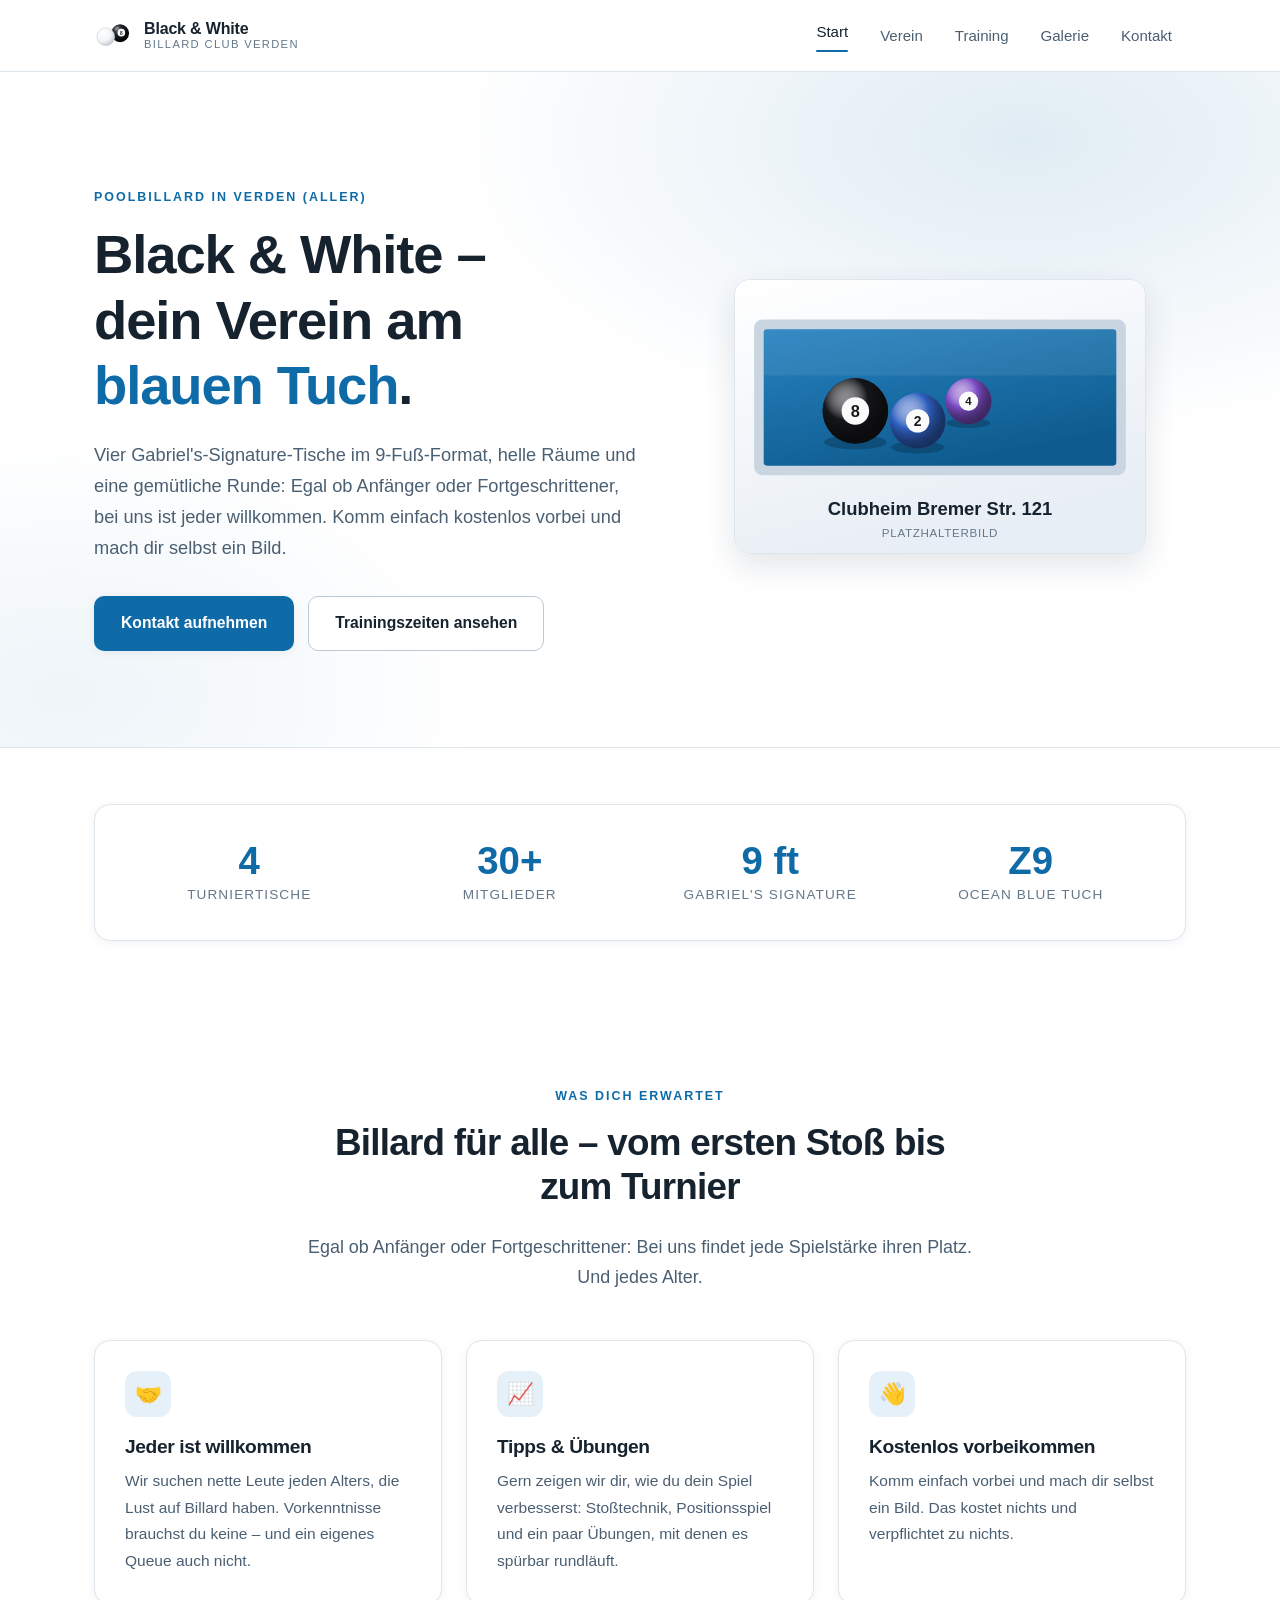
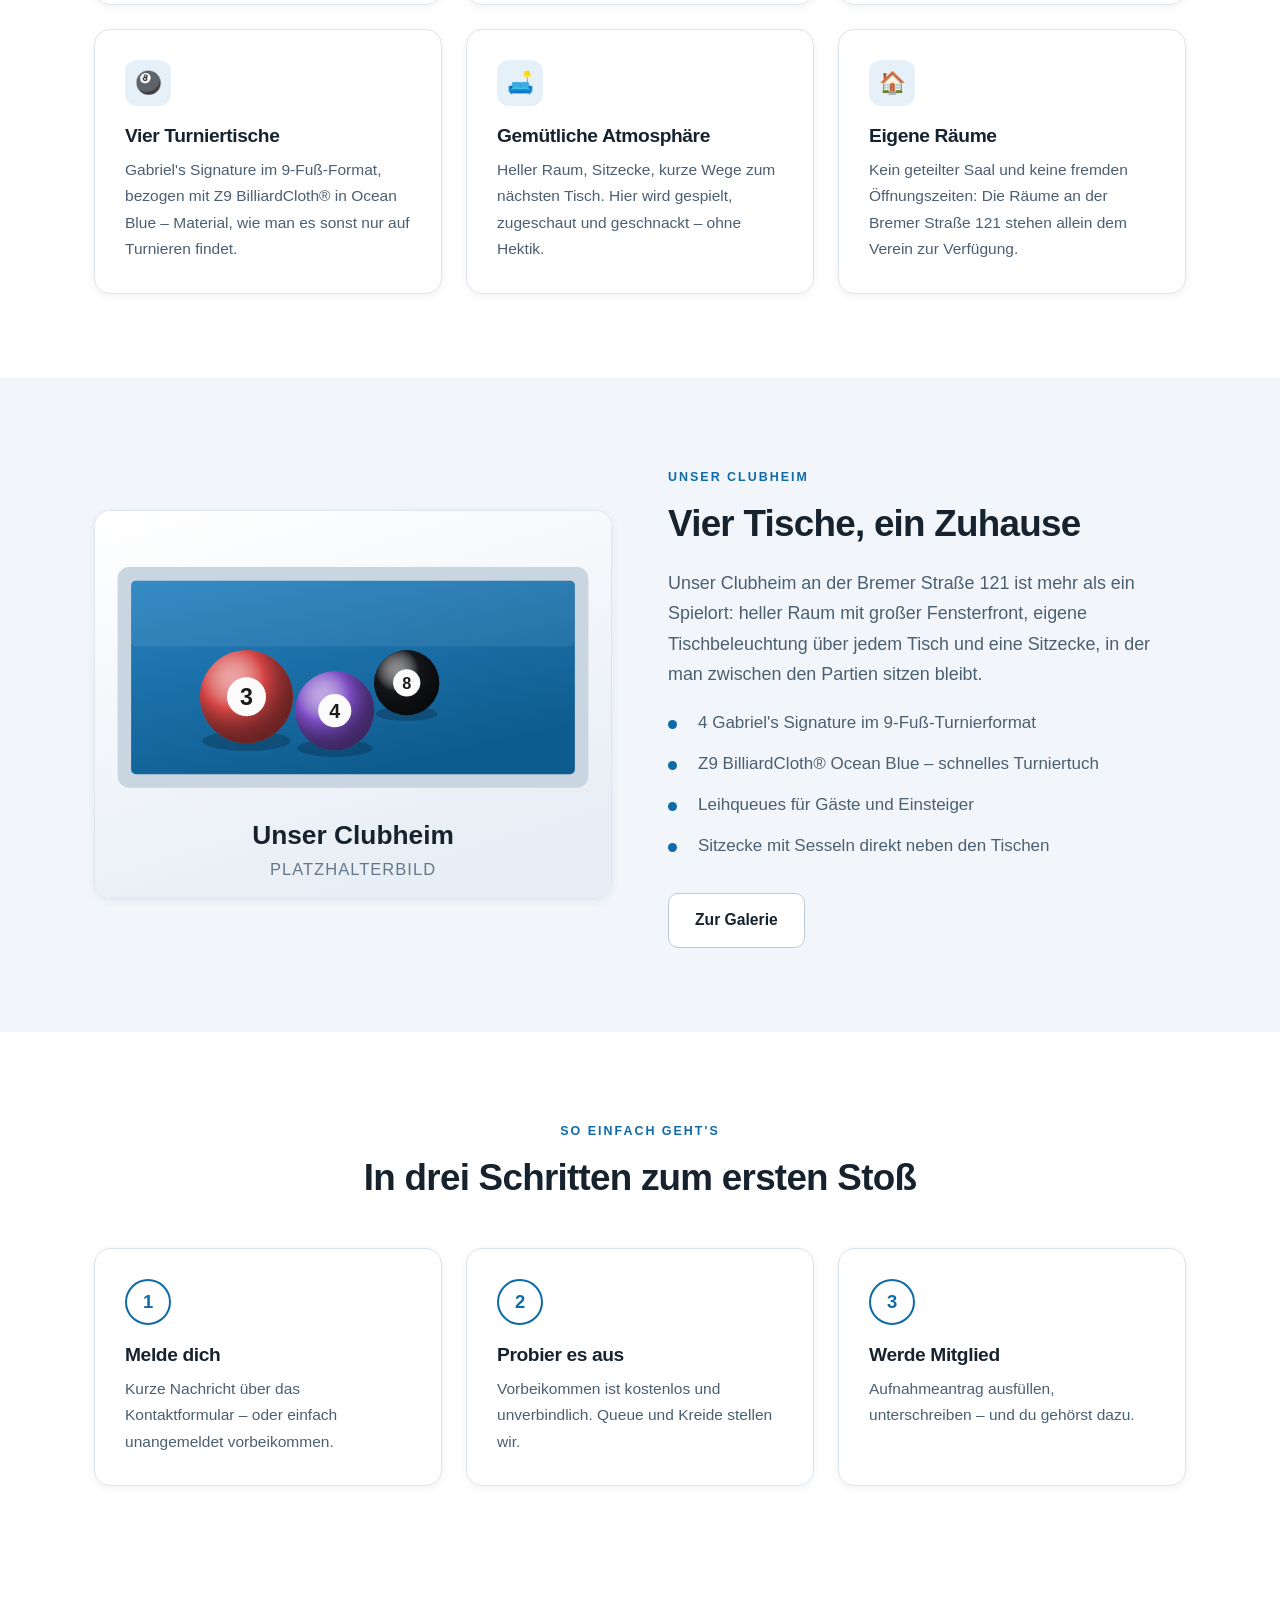
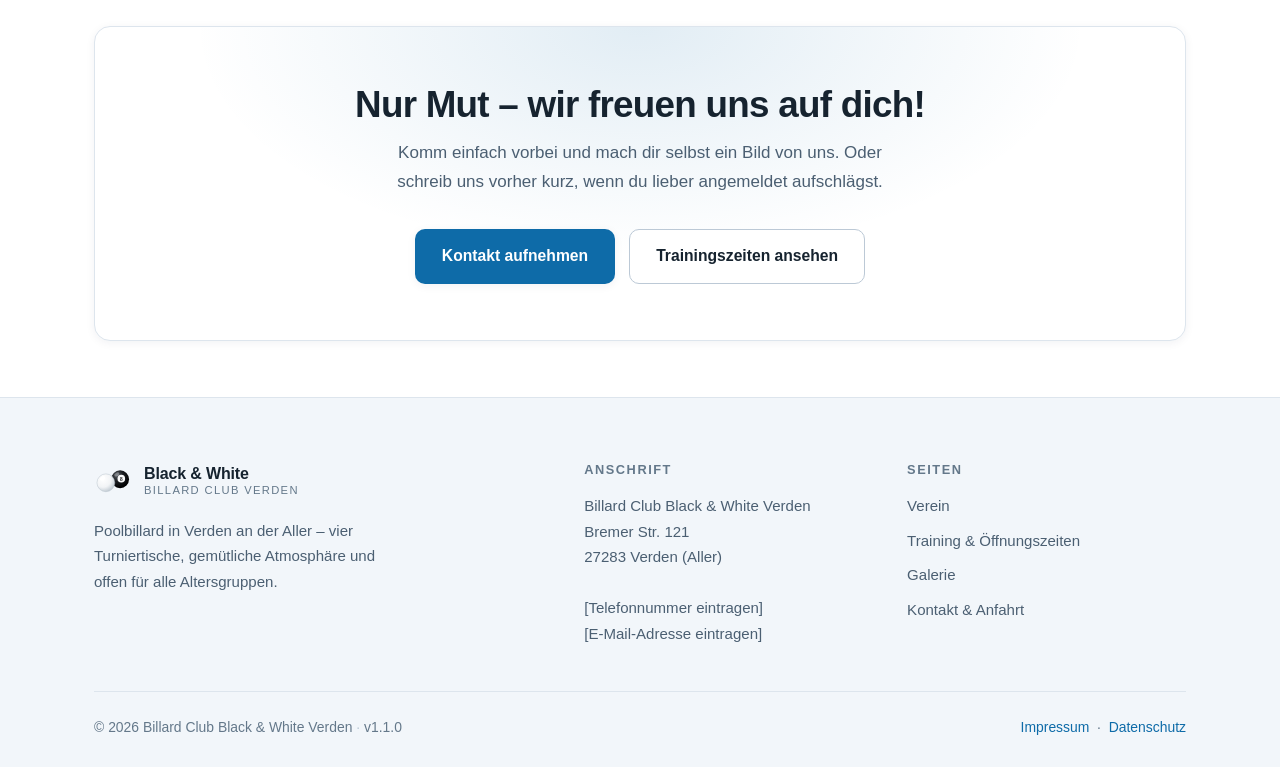
<file: index.html>
<!DOCTYPE html>
<html lang="de">
<head>
  <meta charset="utf-8">
  <meta name="viewport" content="width=device-width, initial-scale=1">
  <title>Billard Club Black &amp; White Verden – Poolbillard in Verden (Aller)</title>
  <meta name="description" content="Poolbillard-Verein in Verden an der Aller: vier Gabriel's-Signature-Tische im 9-Fuß-Format, gemütliche Atmosphäre, offen für alle Altersgruppen. Anfänger jederzeit willkommen.">
  <meta name="theme-color" content="#ffffff">
  <link rel="icon" href="assets/img/favicon.svg" type="image/svg+xml">
  <link rel="stylesheet" href="assets/css/style.css">
  <script>document.documentElement.classList.add('js');</script>
  <meta property="og:title" content="Billard Club Black &amp; White Verden">
  <meta property="og:description" content="Vier Turniertische, gemütliche Atmosphäre, offen für jedes Alter – schau kostenlos vorbei.">
  <meta property="og:type" content="website">
  <meta property="og:locale" content="de_DE">
  <!-- og:image und og:url brauchen die endgültige Domain und ein Bild von
       etwa 1200 x 630 Pixeln. Siehe README, Abschnitt "Vorschau in sozialen
       Netzwerken". -->
</head>
<body>
<a class="skip-link" href="#main">Zum Inhalt springen</a>

<!-- ===================== Header ===================== -->
<header class="header">
  <div class="wrap header__inner">
    <a class="logo" href="index.html">
      <img class="logo__mark" src="assets/img/logo.svg" alt="" width="38" height="38">
      <span class="logo__text">
        Black &amp; White
        <small>Billard Club Verden</small>
      </span>
    </a>

    <button class="nav-toggle" type="button" aria-expanded="false"
            aria-controls="hauptnavigation" aria-label="Menü öffnen">
      <span></span><span></span><span></span>
    </button>

    <nav class="nav" id="hauptnavigation" aria-label="Hauptnavigation">
      <a href="index.html" aria-current="page">Start</a>
      <a href="verein.html">Verein</a>
      <a href="training.html">Training</a>
      <a href="galerie.html">Galerie</a>
      <a href="kontakt.html">Kontakt</a>
    </nav>
  </div>
</header>

<main id="main">

  <!-- ===================== Hero ===================== -->
  <section class="hero">
    <div class="wrap hero__grid">
      <div>
        <span class="eyebrow">Poolbillard in Verden (Aller)</span>
        <h1>Black &amp; White –<br>dein Verein am <span class="hl">blauen Tuch</span>.</h1>
        <p class="hero__text">
          Vier Gabriel's-Signature-Tische im 9-Fuß-Format, helle Räume und eine
          gemütliche Runde: Egal ob Anfänger oder Fortgeschrittener, bei uns ist jeder
          willkommen. Komm einfach kostenlos vorbei und mach dir selbst ein Bild.
        </p>
        <div class="btn-row">
          <a class="btn btn--primary" href="kontakt.html">Kontakt aufnehmen</a>
          <a class="btn btn--ghost" href="training.html">Trainingszeiten ansehen</a>
        </div>
      </div>

      <figure class="hero__figure">
        <img src="assets/img/hero.svg"
             alt="Spielraum des Clubs mit vier Billardtischen mit blauem Tuch"
             width="1200" height="800">
      </figure>
    </div>
  </section>

  <!-- ===================== Kennzahlen ===================== -->
  <section class="section section--tight">
    <div class="wrap">
      <div class="stats reveal">
        <div class="stat">
          <div class="stat__value">4</div>
          <div class="stat__label">Turniertische</div>
        </div>
        <div class="stat">
          <div class="stat__value">30+</div>
          <div class="stat__label">Mitglieder</div>
        </div>
        <div class="stat">
          <div class="stat__value">9 ft</div>
          <div class="stat__label">Gabriel's Signature</div>
        </div>
        <div class="stat">
          <div class="stat__value">Z9</div>
          <div class="stat__label">Ocean Blue Tuch</div>
        </div>
      </div>
    </div>
  </section>

  <!-- ===================== Angebot ===================== -->
  <section class="section">
    <div class="wrap">
      <div class="section-head section-head--center">
        <span class="eyebrow">Was dich erwartet</span>
        <h2>Billard für alle – vom ersten Stoß bis zum Turnier</h2>
        <p class="lead">
          Egal ob Anfänger oder Fortgeschrittener: Bei uns findet jede Spielstärke
          ihren Platz. Und jedes Alter.
        </p>
      </div>

      <div class="grid grid--3">
        <article class="card reveal">
          <div class="card__icon" aria-hidden="true">🤝</div>
          <h3>Jeder ist willkommen</h3>
          <p>
            Wir suchen nette Leute jeden Alters, die Lust auf Billard haben. Vorkenntnisse
            brauchst du keine – und ein eigenes Queue auch nicht.
          </p>
        </article>

        <article class="card reveal">
          <div class="card__icon" aria-hidden="true">📈</div>
          <h3>Tipps &amp; Übungen</h3>
          <p>
            Gern zeigen wir dir, wie du dein Spiel verbesserst: Stoßtechnik,
            Positionsspiel und ein paar Übungen, mit denen es spürbar rundläuft.
          </p>
        </article>

        <article class="card reveal">
          <div class="card__icon" aria-hidden="true">👋</div>
          <h3>Kostenlos vorbeikommen</h3>
          <p>
            Komm einfach vorbei und mach dir selbst ein Bild. Das kostet nichts und
            verpflichtet zu nichts.
          </p>
        </article>

        <article class="card reveal">
          <div class="card__icon" aria-hidden="true">🎱</div>
          <h3>Vier Turniertische</h3>
          <p>
            Gabriel's Signature im 9-Fuß-Format, bezogen mit Z9 BilliardCloth® in
            Ocean Blue – Material, wie man es sonst nur auf Turnieren findet.
          </p>
        </article>

        <article class="card reveal">
          <div class="card__icon" aria-hidden="true">🛋️</div>
          <h3>Gemütliche Atmosphäre</h3>
          <p>
            Heller Raum, Sitzecke, kurze Wege zum nächsten Tisch. Hier wird gespielt,
            zugeschaut und geschnackt – ohne Hektik.
          </p>
        </article>

        <article class="card reveal">
          <div class="card__icon" aria-hidden="true">🏠</div>
          <h3>Eigene Räume</h3>
          <p>
            Kein geteilter Saal und keine fremden Öffnungszeiten: Die Räume an der
            Bremer Straße 121 stehen allein dem Verein zur Verfügung.
          </p>
        </article>
      </div>
    </div>
  </section>

  <!-- ===================== Clubheim ===================== -->
  <section class="section section--alt">
    <div class="wrap split">
      <div class="split__media reveal">
        <img src="assets/img/clubheim.svg"
             alt="Spielraum mit vier Billardtischen, blauem Tuch und Sitzecke"
             width="1000" height="750">
      </div>
      <div class="reveal">
        <span class="eyebrow">Unser Clubheim</span>
        <h2>Vier Tische, ein Zuhause</h2>
        <p class="lead">
          Unser Clubheim an der Bremer Straße 121 ist mehr als ein Spielort: heller
          Raum mit großer Fensterfront, eigene Tischbeleuchtung über jedem Tisch und
          eine Sitzecke, in der man zwischen den Partien sitzen bleibt.
        </p>
        <ul class="checklist">
          <li>4 Gabriel's Signature im 9-Fuß-Turnierformat</li>
          <li>Z9 BilliardCloth® Ocean Blue – schnelles Turniertuch</li>
          <li>Leihqueues für Gäste und Einsteiger</li>
          <li>Sitzecke mit Sesseln direkt neben den Tischen</li>
        </ul>
        <div class="btn-row">
          <a class="btn btn--ghost" href="galerie.html">Zur Galerie</a>
        </div>
      </div>
    </div>
  </section>

  <!-- ===================== Nächste Schritte ===================== -->
  <section class="section">
    <div class="wrap">
      <div class="section-head section-head--center">
        <span class="eyebrow">So einfach geht's</span>
        <h2>In drei Schritten zum ersten Stoß</h2>
      </div>

      <div class="grid grid--3">
        <article class="card reveal">
          <div class="card__icon card__icon--zahl" aria-hidden="true">1</div>
          <h3>Melde dich</h3>
          <p>Kurze Nachricht über das Kontaktformular – oder einfach unangemeldet vorbeikommen.</p>
        </article>
        <article class="card reveal">
          <div class="card__icon card__icon--zahl" aria-hidden="true">2</div>
          <h3>Probier es aus</h3>
          <p>Vorbeikommen ist kostenlos und unverbindlich. Queue und Kreide stellen wir.</p>
        </article>
        <article class="card reveal">
          <div class="card__icon card__icon--zahl" aria-hidden="true">3</div>
          <h3>Werde Mitglied</h3>
          <p>Aufnahmeantrag ausfüllen, unterschreiben – und du gehörst dazu.</p>
        </article>
      </div>
    </div>
  </section>

  <!-- ===================== CTA ===================== -->
  <section class="section section--tight">
    <div class="wrap">
      <div class="cta reveal">
        <h2>Nur Mut – wir freuen uns auf dich!</h2>
        <p>
          Komm einfach vorbei und mach dir selbst ein Bild von uns. Oder schreib uns
          vorher kurz, wenn du lieber angemeldet aufschlägst.
        </p>
        <div class="btn-row">
          <a class="btn btn--primary" href="kontakt.html">Kontakt aufnehmen</a>
          <a class="btn btn--ghost" href="training.html">Trainingszeiten ansehen</a>
        </div>
      </div>
    </div>
  </section>

</main>

<!-- ===================== Footer ===================== -->
<footer class="footer">
  <div class="wrap">
    <div class="footer__grid">
      <div>
        <a class="logo" href="index.html">
          <img class="logo__mark" src="assets/img/logo.svg" alt="" width="38" height="38">
          <span class="logo__text">
            Black &amp; White
            <small>Billard Club Verden</small>
          </span>
        </a>
        <p style="margin-top:18px;max-width:38ch">
          Poolbillard in Verden an der Aller – vier Turniertische, gemütliche
          Atmosphäre und offen für alle Altersgruppen.
        </p>
      </div>

      <div>
        <h3>Anschrift</h3>
        <address>
          Billard Club Black &amp; White Verden<br>
          Bremer Str. 121<br>
          27283 Verden (Aller)<br><br>
          [Telefonnummer eintragen]<br>
          [E-Mail-Adresse eintragen]
        </address>
      </div>

      <div>
        <h3>Seiten</h3>
        <ul>
          <li><a href="verein.html">Verein</a></li>
          <li><a href="training.html">Training &amp; Öffnungszeiten</a></li>
          <li><a href="galerie.html">Galerie</a></li>
          <li><a href="kontakt.html">Kontakt &amp; Anfahrt</a></li>
        </ul>
      </div>
    </div>

    <div class="footer__bottom">
      <span>&copy; <span data-jahr>2026</span> Billard Club Black &amp; White Verden<span
            class="version" data-version></span></span>
      <span>
        <a href="impressum.html">Impressum</a> &nbsp;·&nbsp;
        <a href="datenschutz.html">Datenschutz</a>
      </span>
    </div>
  </div>
</footer>

<script src="assets/js/main.js"></script>
</body>
</html>
</file>
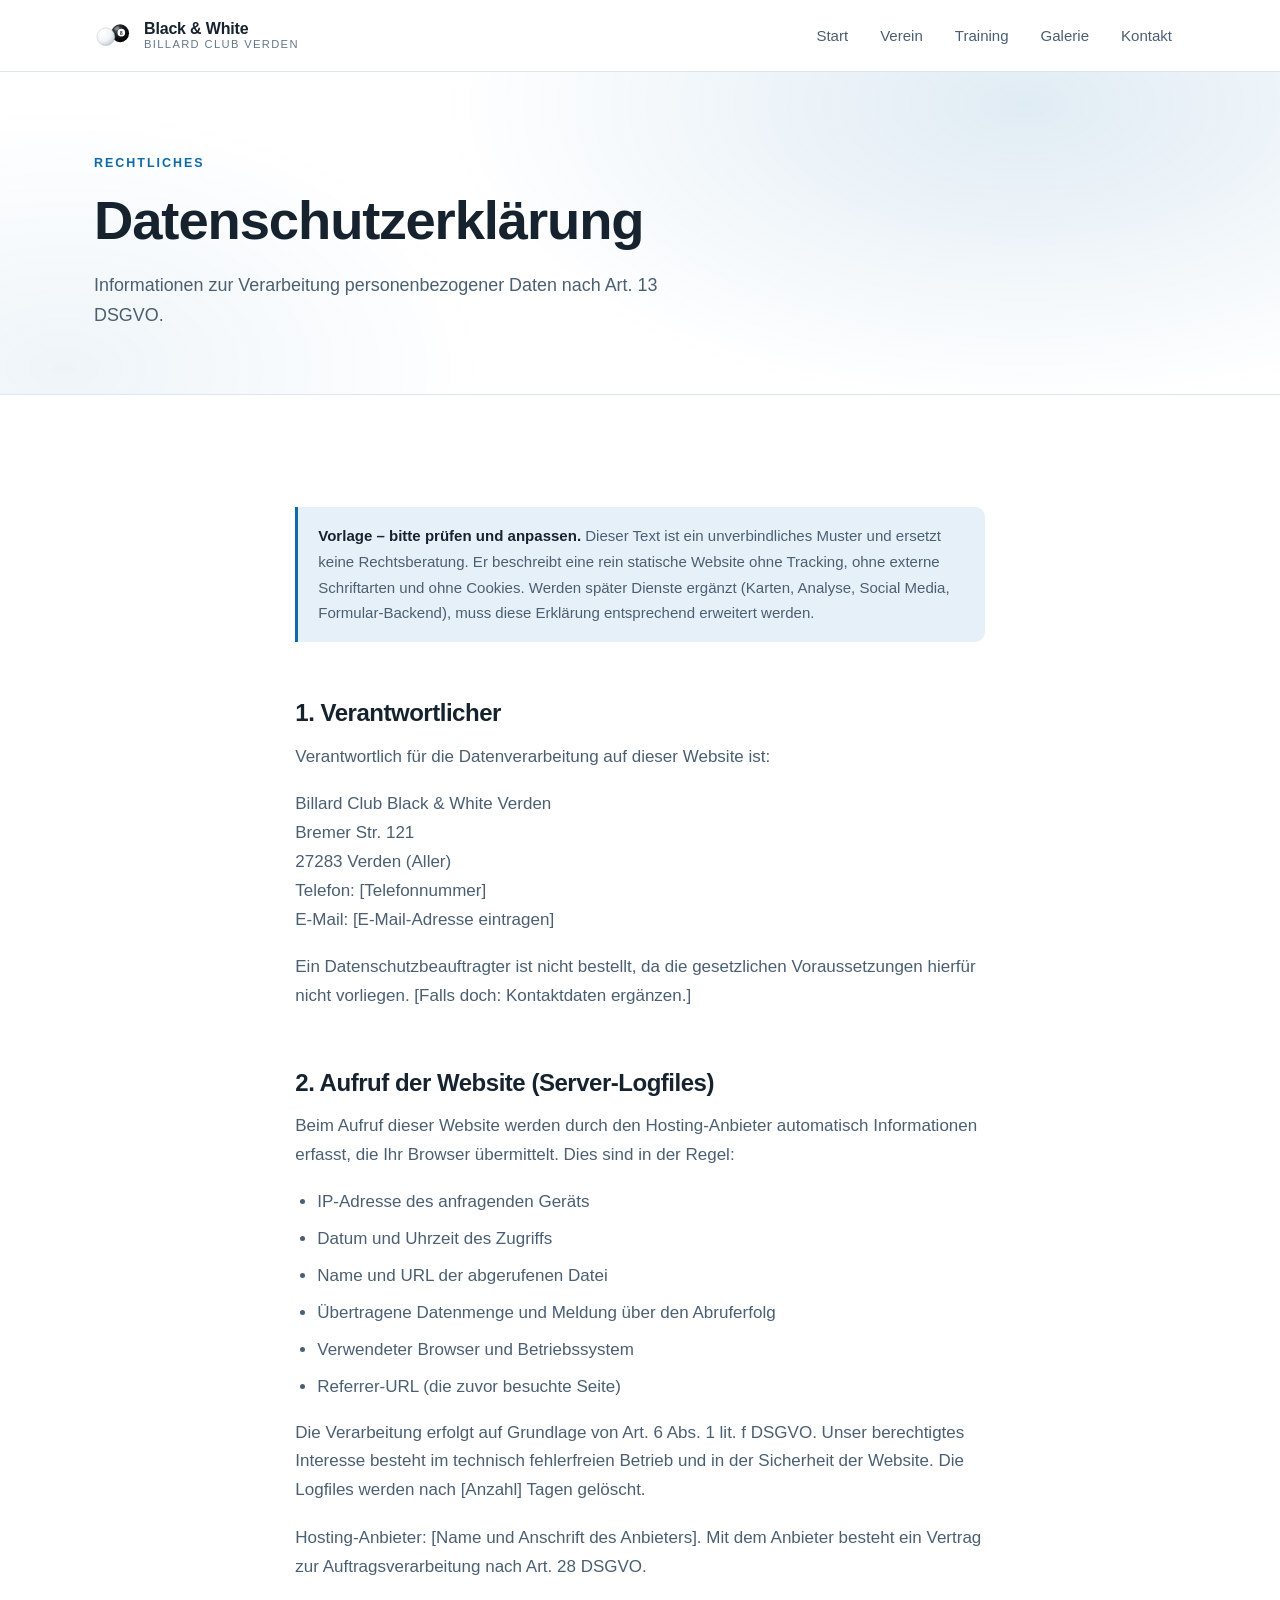
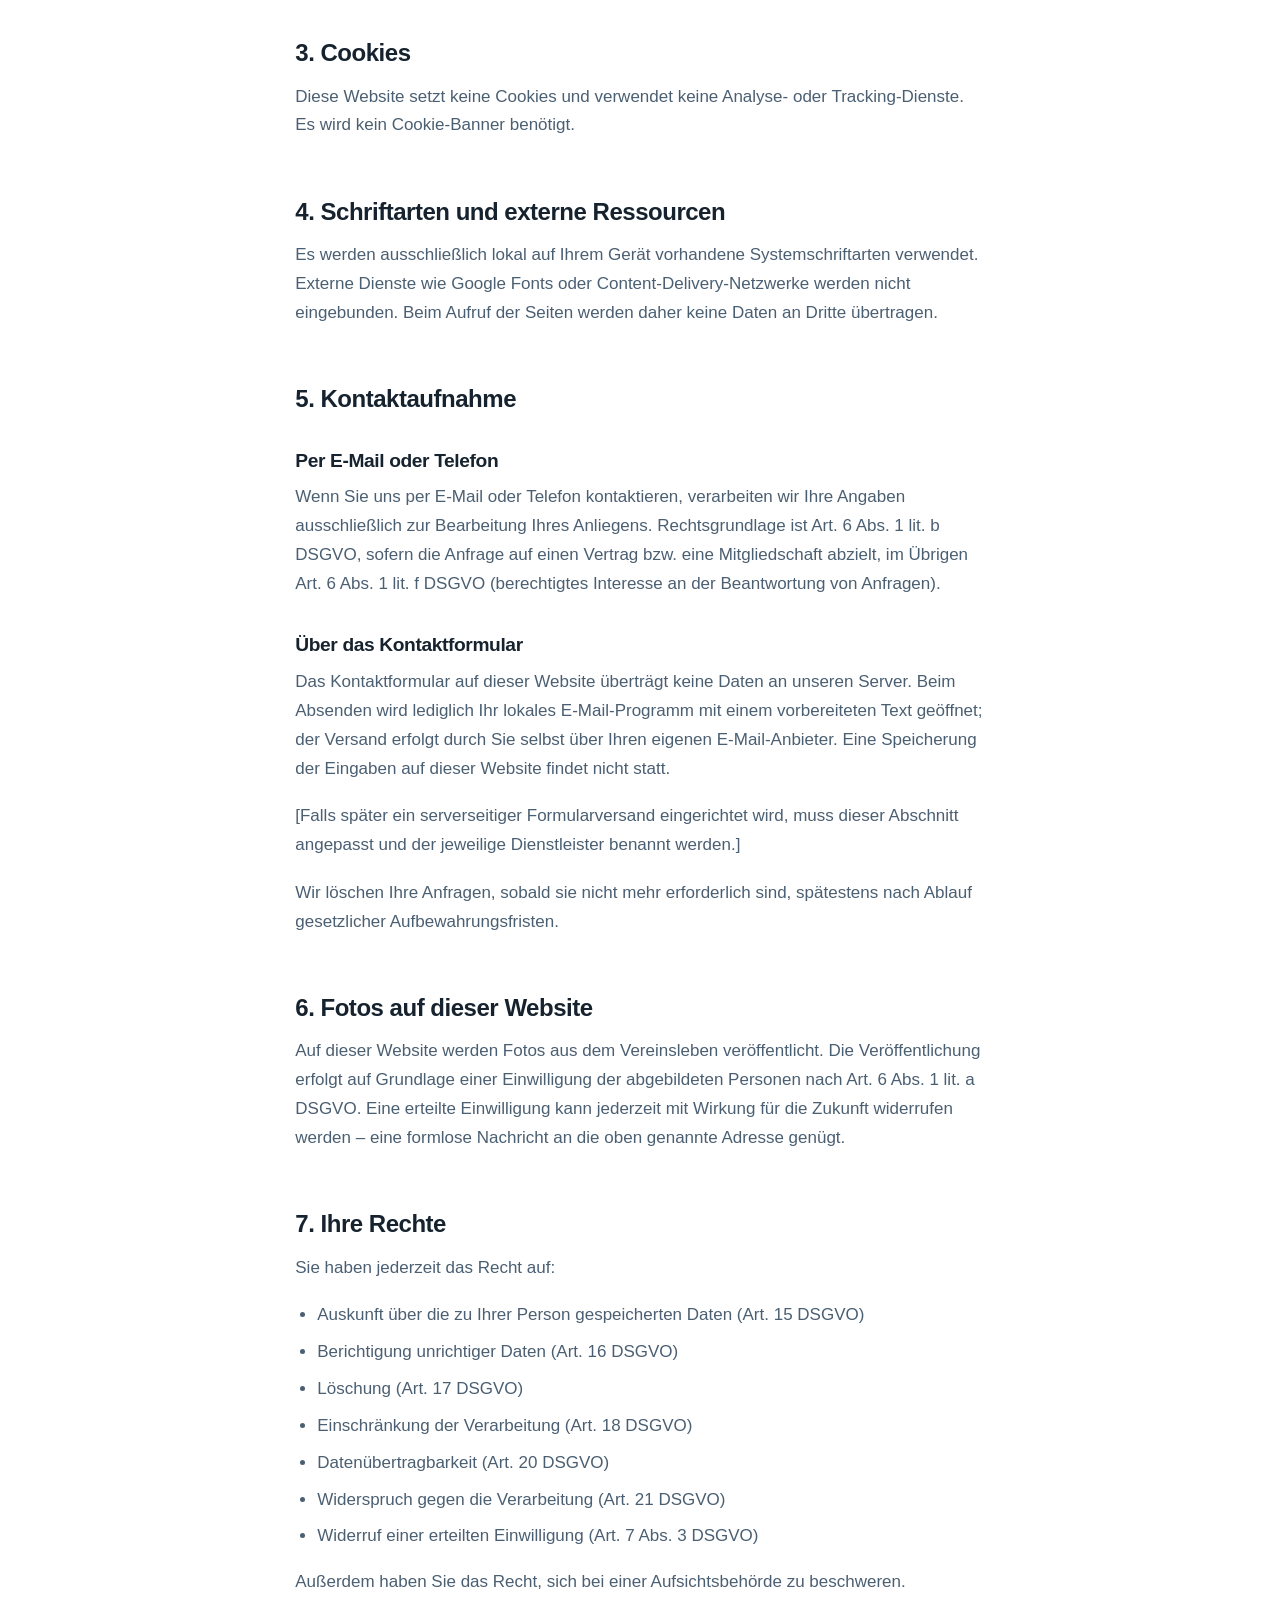
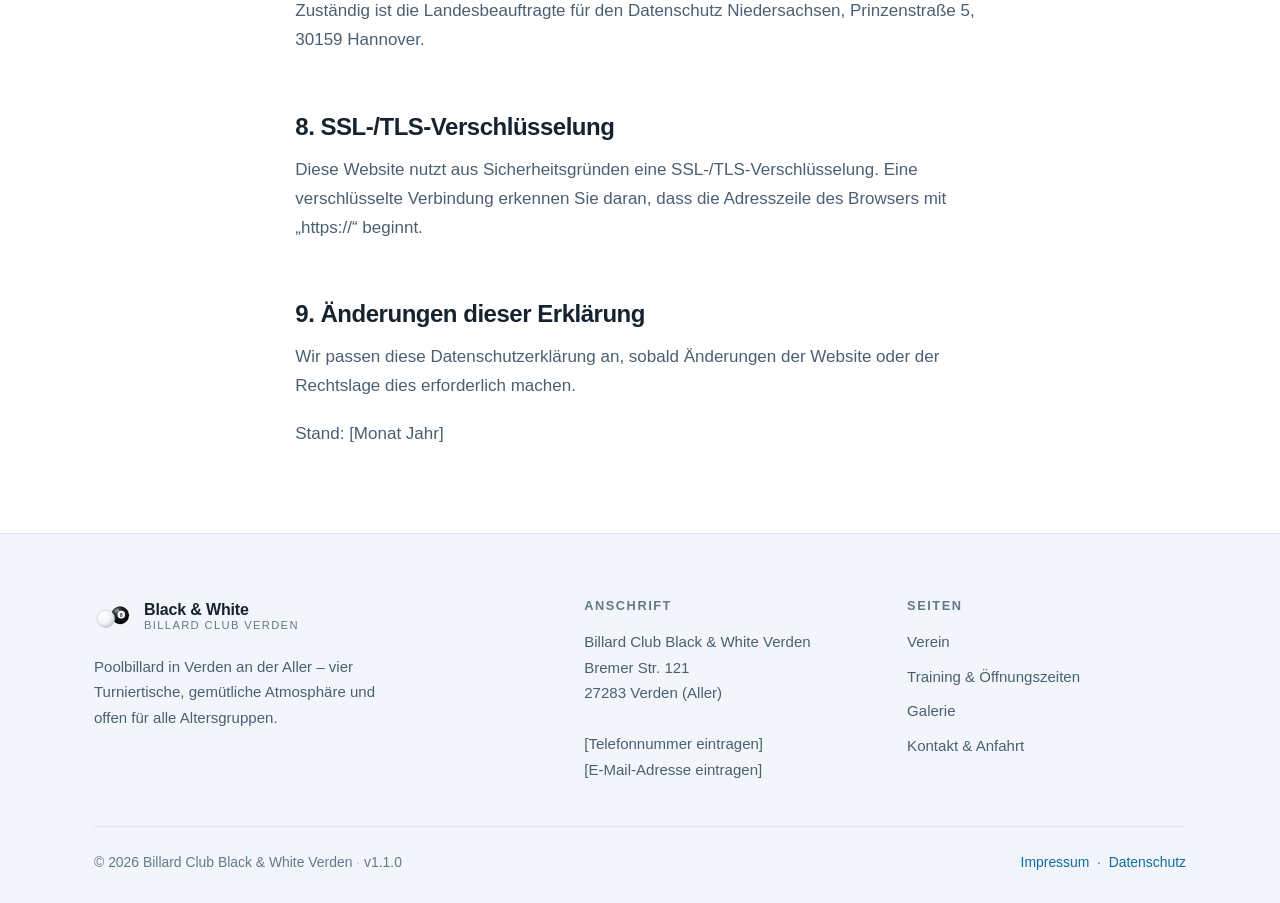
<file: datenschutz.html>
<!DOCTYPE html>
<html lang="de">
<head>
  <meta charset="utf-8">
  <meta name="viewport" content="width=device-width, initial-scale=1">
  <title>Datenschutzerklärung – Billard Club Black &amp; White Verden</title>
  <meta name="description" content="Datenschutzerklärung des Billard Clubs Black &amp; White Verden nach DSGVO.">
  <meta name="robots" content="noindex, follow">
  <meta name="theme-color" content="#ffffff">
  <link rel="icon" href="assets/img/favicon.svg" type="image/svg+xml">
  <link rel="stylesheet" href="assets/css/style.css">
  <script>document.documentElement.classList.add('js');</script>
  <meta property="og:title" content="Datenschutzerklärung – Black &amp; White Verden">
  <meta property="og:description" content="Wie wir mit Daten umgehen: keine Cookies, kein Tracking, keine externen Dienste.">
  <meta property="og:type" content="website">
  <meta property="og:locale" content="de_DE">
</head>
<body>
<a class="skip-link" href="#main">Zum Inhalt springen</a>

<header class="header">
  <div class="wrap header__inner">
    <a class="logo" href="index.html">
      <img class="logo__mark" src="assets/img/logo.svg" alt="" width="38" height="38">
      <span class="logo__text">
        Black &amp; White
        <small>Billard Club Verden</small>
      </span>
    </a>

    <button class="nav-toggle" type="button" aria-expanded="false"
            aria-controls="hauptnavigation" aria-label="Menü öffnen">
      <span></span><span></span><span></span>
    </button>

    <nav class="nav" id="hauptnavigation" aria-label="Hauptnavigation">
      <a href="index.html">Start</a>
      <a href="verein.html">Verein</a>
      <a href="training.html">Training</a>
      <a href="galerie.html">Galerie</a>
      <a href="kontakt.html">Kontakt</a>
    </nav>
  </div>
</header>

<main id="main">

  <section class="hero hero--page">
    <div class="wrap">
      <span class="eyebrow">Rechtliches</span>
      <h1>Datenschutzerklärung</h1>
      <p class="lead">
        Informationen zur Verarbeitung personenbezogener Daten nach Art. 13 DSGVO.
      </p>
    </div>
  </section>

  <section class="section">
    <div class="wrap prose">

      <div class="note redaktion">
        <strong>Vorlage – bitte prüfen und anpassen.</strong> Dieser Text ist ein
        unverbindliches Muster und ersetzt keine Rechtsberatung. Er beschreibt eine
        rein statische Website ohne Tracking, ohne externe Schriftarten und ohne
        Cookies. Werden später Dienste ergänzt (Karten, Analyse, Social Media,
        Formular-Backend), muss diese Erklärung entsprechend erweitert werden.
      </div>

      <h2>1. Verantwortlicher</h2>
      <p>
        Verantwortlich für die Datenverarbeitung auf dieser Website ist:
      </p>
      <p>
        Billard Club Black &amp; White Verden<br>
        Bremer Str. 121<br>
        27283 Verden (Aller)<br>
        Telefon: [Telefonnummer]<br>
        E-Mail: [E-Mail-Adresse eintragen]
      </p>
      <p>
        Ein Datenschutzbeauftragter ist nicht bestellt, da die gesetzlichen
        Voraussetzungen hierfür nicht vorliegen. [Falls doch: Kontaktdaten ergänzen.]
      </p>

      <h2>2. Aufruf der Website (Server-Logfiles)</h2>
      <p>
        Beim Aufruf dieser Website werden durch den Hosting-Anbieter automatisch
        Informationen erfasst, die Ihr Browser übermittelt. Dies sind in der Regel:
      </p>
      <ul>
        <li>IP-Adresse des anfragenden Geräts</li>
        <li>Datum und Uhrzeit des Zugriffs</li>
        <li>Name und URL der abgerufenen Datei</li>
        <li>Übertragene Datenmenge und Meldung über den Abruferfolg</li>
        <li>Verwendeter Browser und Betriebssystem</li>
        <li>Referrer-URL (die zuvor besuchte Seite)</li>
      </ul>
      <p>
        Die Verarbeitung erfolgt auf Grundlage von Art. 6 Abs. 1 lit. f DSGVO. Unser
        berechtigtes Interesse besteht im technisch fehlerfreien Betrieb und in der
        Sicherheit der Website. Die Logfiles werden nach [Anzahl] Tagen gelöscht.
      </p>
      <p>
        Hosting-Anbieter: [Name und Anschrift des Anbieters]. Mit dem Anbieter besteht
        ein Vertrag zur Auftragsverarbeitung nach Art. 28 DSGVO.
      </p>

      <h2>3. Cookies</h2>
      <p>
        Diese Website setzt keine Cookies und verwendet keine Analyse- oder
        Tracking-Dienste. Es wird kein Cookie-Banner benötigt.
      </p>

      <h2>4. Schriftarten und externe Ressourcen</h2>
      <p>
        Es werden ausschließlich lokal auf Ihrem Gerät vorhandene Systemschriftarten
        verwendet. Externe Dienste wie Google Fonts oder Content-Delivery-Netzwerke
        werden nicht eingebunden. Beim Aufruf der Seiten werden daher keine Daten an
        Dritte übertragen.
      </p>

      <h2>5. Kontaktaufnahme</h2>
      <h3>Per E-Mail oder Telefon</h3>
      <p>
        Wenn Sie uns per E-Mail oder Telefon kontaktieren, verarbeiten wir Ihre Angaben
        ausschließlich zur Bearbeitung Ihres Anliegens. Rechtsgrundlage ist Art. 6
        Abs. 1 lit. b DSGVO, sofern die Anfrage auf einen Vertrag bzw. eine
        Mitgliedschaft abzielt, im Übrigen Art. 6 Abs. 1 lit. f DSGVO
        (berechtigtes Interesse an der Beantwortung von Anfragen).
      </p>

      <h3>Über das Kontaktformular</h3>
      <p>
        Das Kontaktformular auf dieser Website überträgt keine Daten an unseren Server.
        Beim Absenden wird lediglich Ihr lokales E-Mail-Programm mit einem vorbereiteten
        Text geöffnet; der Versand erfolgt durch Sie selbst über Ihren eigenen
        E-Mail-Anbieter. Eine Speicherung der Eingaben auf dieser Website findet nicht
        statt.
      </p>
      <p>
        [Falls später ein serverseitiger Formularversand eingerichtet wird, muss dieser
        Abschnitt angepasst und der jeweilige Dienstleister benannt werden.]
      </p>
      <p>
        Wir löschen Ihre Anfragen, sobald sie nicht mehr erforderlich sind, spätestens
        nach Ablauf gesetzlicher Aufbewahrungsfristen.
      </p>

      <h2>6. Fotos auf dieser Website</h2>
      <p>
        Auf dieser Website werden Fotos aus dem Vereinsleben veröffentlicht. Die
        Veröffentlichung erfolgt auf Grundlage einer Einwilligung der abgebildeten
        Personen nach Art. 6 Abs. 1 lit. a DSGVO. Eine erteilte Einwilligung kann
        jederzeit mit Wirkung für die Zukunft widerrufen werden – eine formlose
        Nachricht an die oben genannte Adresse genügt.
      </p>

      <h2>7. Ihre Rechte</h2>
      <p>Sie haben jederzeit das Recht auf:</p>
      <ul>
        <li>Auskunft über die zu Ihrer Person gespeicherten Daten (Art. 15 DSGVO)</li>
        <li>Berichtigung unrichtiger Daten (Art. 16 DSGVO)</li>
        <li>Löschung (Art. 17 DSGVO)</li>
        <li>Einschränkung der Verarbeitung (Art. 18 DSGVO)</li>
        <li>Datenübertragbarkeit (Art. 20 DSGVO)</li>
        <li>Widerspruch gegen die Verarbeitung (Art. 21 DSGVO)</li>
        <li>Widerruf einer erteilten Einwilligung (Art. 7 Abs. 3 DSGVO)</li>
      </ul>
      <p>
        Außerdem haben Sie das Recht, sich bei einer Aufsichtsbehörde zu beschweren.
        Zuständig ist die Landesbeauftragte für den Datenschutz Niedersachsen,
        Prinzenstraße 5, 30159 Hannover.
      </p>

      <h2>8. SSL-/TLS-Verschlüsselung</h2>
      <p>
        Diese Website nutzt aus Sicherheitsgründen eine SSL-/TLS-Verschlüsselung. Eine
        verschlüsselte Verbindung erkennen Sie daran, dass die Adresszeile des Browsers
        mit „https://“ beginnt.
      </p>

      <h2>9. Änderungen dieser Erklärung</h2>
      <p>
        Wir passen diese Datenschutzerklärung an, sobald Änderungen der Website oder der
        Rechtslage dies erforderlich machen.
      </p>
      <p>Stand: [Monat Jahr]</p>

    </div>
  </section>

</main>

<footer class="footer">
  <div class="wrap">
    <div class="footer__grid">
      <div>
        <a class="logo" href="index.html">
          <img class="logo__mark" src="assets/img/logo.svg" alt="" width="38" height="38">
          <span class="logo__text">
            Black &amp; White
            <small>Billard Club Verden</small>
          </span>
        </a>
        <p style="margin-top:18px;max-width:38ch">
          Poolbillard in Verden an der Aller – vier Turniertische, gemütliche
          Atmosphäre und offen für alle Altersgruppen.
        </p>
      </div>

      <div>
        <h3>Anschrift</h3>
        <address>
          Billard Club Black &amp; White Verden<br>
          Bremer Str. 121<br>
          27283 Verden (Aller)<br><br>
          [Telefonnummer eintragen]<br>
          [E-Mail-Adresse eintragen]
        </address>
      </div>

      <div>
        <h3>Seiten</h3>
        <ul>
          <li><a href="verein.html">Verein</a></li>
          <li><a href="training.html">Training &amp; Öffnungszeiten</a></li>
          <li><a href="galerie.html">Galerie</a></li>
          <li><a href="kontakt.html">Kontakt &amp; Anfahrt</a></li>
        </ul>
      </div>
    </div>

    <div class="footer__bottom">
      <span>&copy; <span data-jahr>2026</span> Billard Club Black &amp; White Verden<span
            class="version" data-version></span></span>
      <span>
        <a href="impressum.html">Impressum</a> &nbsp;·&nbsp;
        <a href="datenschutz.html">Datenschutz</a>
      </span>
    </div>
  </div>
</footer>

<script src="assets/js/main.js"></script>
</body>
</html>
</file>
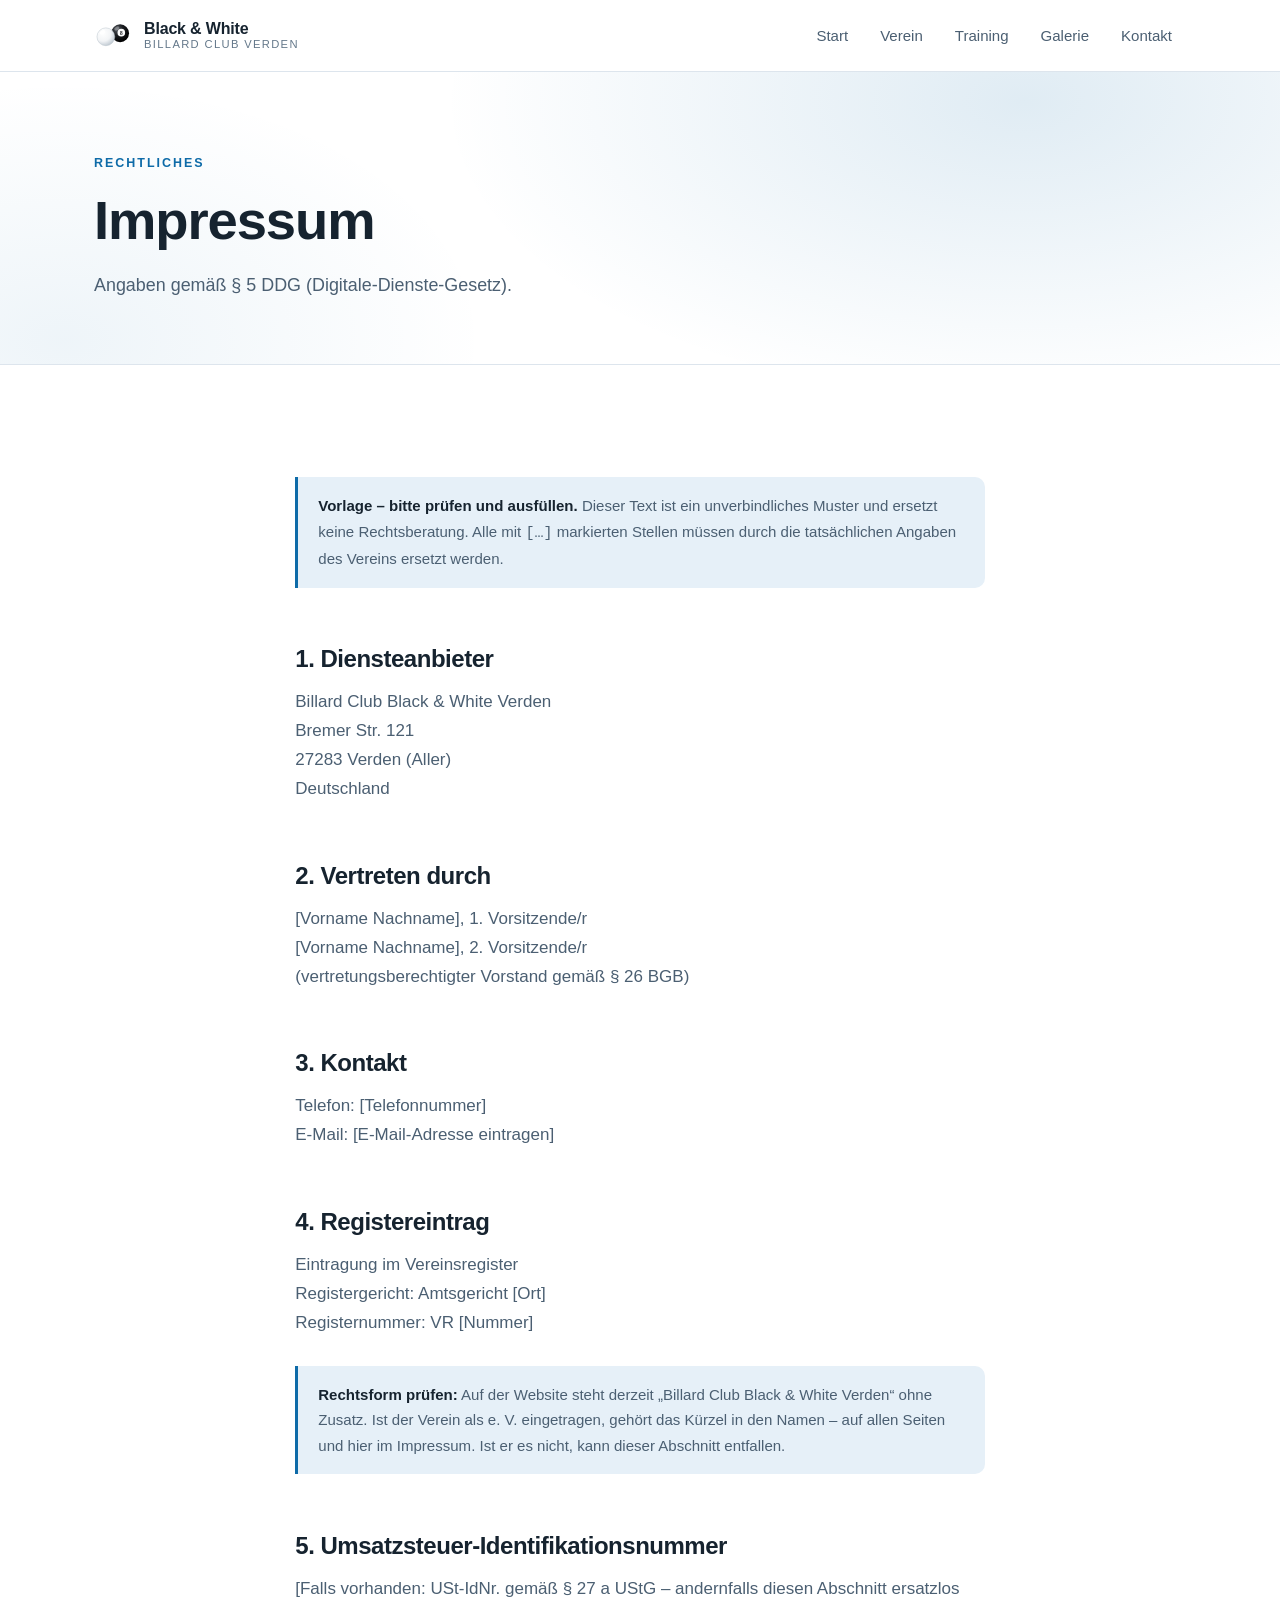
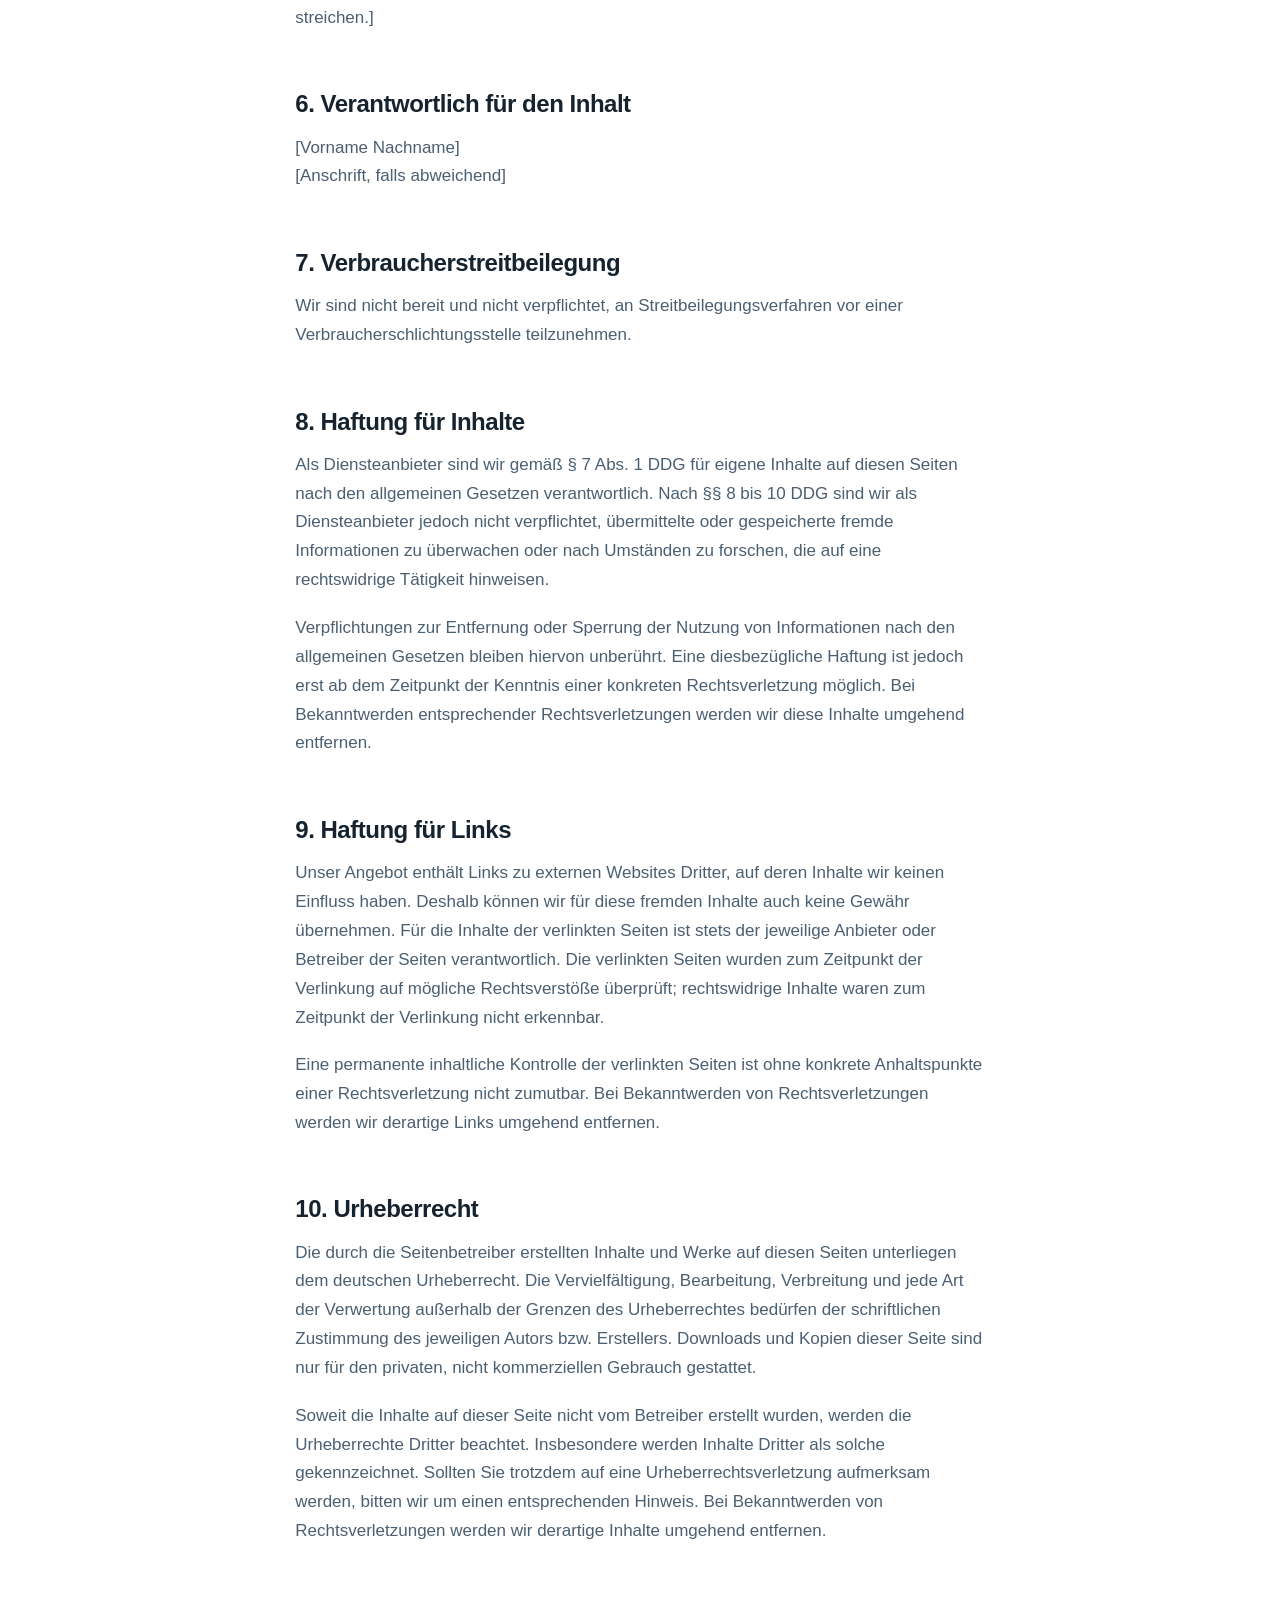
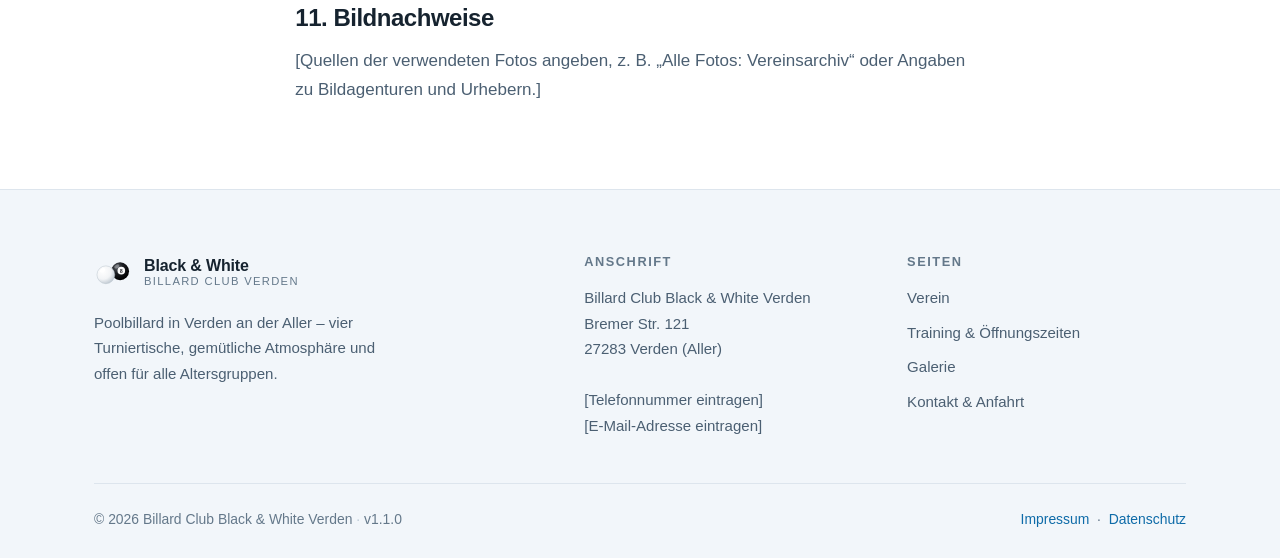
<file: impressum.html>
<!DOCTYPE html>
<html lang="de">
<head>
  <meta charset="utf-8">
  <meta name="viewport" content="width=device-width, initial-scale=1">
  <title>Impressum – Billard Club Black &amp; White Verden</title>
  <meta name="description" content="Impressum und Anbieterkennzeichnung des Billard Clubs Black &amp; White Verden">
  <meta name="robots" content="noindex, follow">
  <meta name="theme-color" content="#ffffff">
  <link rel="icon" href="assets/img/favicon.svg" type="image/svg+xml">
  <link rel="stylesheet" href="assets/css/style.css">
  <script>document.documentElement.classList.add('js');</script>
  <meta property="og:title" content="Impressum – Black &amp; White Verden">
  <meta property="og:description" content="Anbieterkennzeichnung des Billard Clubs Black &amp; White Verden.">
  <meta property="og:type" content="website">
  <meta property="og:locale" content="de_DE">
</head>
<body>
<a class="skip-link" href="#main">Zum Inhalt springen</a>

<header class="header">
  <div class="wrap header__inner">
    <a class="logo" href="index.html">
      <img class="logo__mark" src="assets/img/logo.svg" alt="" width="38" height="38">
      <span class="logo__text">
        Black &amp; White
        <small>Billard Club Verden</small>
      </span>
    </a>

    <button class="nav-toggle" type="button" aria-expanded="false"
            aria-controls="hauptnavigation" aria-label="Menü öffnen">
      <span></span><span></span><span></span>
    </button>

    <nav class="nav" id="hauptnavigation" aria-label="Hauptnavigation">
      <a href="index.html">Start</a>
      <a href="verein.html">Verein</a>
      <a href="training.html">Training</a>
      <a href="galerie.html">Galerie</a>
      <a href="kontakt.html">Kontakt</a>
    </nav>
  </div>
</header>

<main id="main">

  <section class="hero hero--page">
    <div class="wrap">
      <span class="eyebrow">Rechtliches</span>
      <h1>Impressum</h1>
      <p class="lead">Angaben gemäß § 5 DDG (Digitale-Dienste-Gesetz).</p>
    </div>
  </section>

  <section class="section">
    <div class="wrap prose">

      <div class="note redaktion">
        <strong>Vorlage – bitte prüfen und ausfüllen.</strong> Dieser Text ist ein
        unverbindliches Muster und ersetzt keine Rechtsberatung. Alle mit
        <code>[…]</code> markierten Stellen müssen durch die tatsächlichen Angaben
        des Vereins ersetzt werden.
      </div>

      <h2>1. Diensteanbieter</h2>
      <p>
        Billard Club Black &amp; White Verden<br>
        Bremer Str. 121<br>
        27283 Verden (Aller)<br>
        Deutschland
      </p>

      <h2>2. Vertreten durch</h2>
      <p>
        [Vorname Nachname], 1. Vorsitzende/r<br>
        [Vorname Nachname], 2. Vorsitzende/r<br>
        (vertretungsberechtigter Vorstand gemäß § 26 BGB)
      </p>

      <h2>3. Kontakt</h2>
      <p>
        Telefon: [Telefonnummer]<br>
        E-Mail: [E-Mail-Adresse eintragen]
      </p>

      <h2>4. Registereintrag</h2>
      <p>
        Eintragung im Vereinsregister<br>
        Registergericht: Amtsgericht [Ort]<br>
        Registernummer: VR [Nummer]
      </p>
      <div class="note redaktion">
        <strong>Rechtsform prüfen:</strong> Auf der Website steht derzeit „Billard Club
        Black &amp; White Verden“ ohne Zusatz. Ist der Verein als e.&nbsp;V. eingetragen,
        gehört das Kürzel in den Namen – auf allen Seiten und hier im Impressum. Ist er
        es nicht, kann dieser Abschnitt entfallen.
      </div>

      <h2>5. Umsatzsteuer-Identifikationsnummer</h2>
      <p>
        [Falls vorhanden: USt-IdNr. gemäß § 27 a UStG – andernfalls diesen Abschnitt
        ersatzlos streichen.]
      </p>

      <h2>6. Verantwortlich für den Inhalt</h2>
      <p>
        [Vorname Nachname]<br>
        [Anschrift, falls abweichend]
      </p>

      <h2>7. Verbraucherstreitbeilegung</h2>
      <p>
        Wir sind nicht bereit und nicht verpflichtet, an Streitbeilegungsverfahren vor
        einer Verbraucherschlichtungsstelle teilzunehmen.
      </p>

      <h2>8. Haftung für Inhalte</h2>
      <p>
        Als Diensteanbieter sind wir gemäß § 7 Abs. 1 DDG für eigene Inhalte auf diesen
        Seiten nach den allgemeinen Gesetzen verantwortlich. Nach §§ 8 bis 10 DDG sind
        wir als Diensteanbieter jedoch nicht verpflichtet, übermittelte oder
        gespeicherte fremde Informationen zu überwachen oder nach Umständen zu
        forschen, die auf eine rechtswidrige Tätigkeit hinweisen.
      </p>
      <p>
        Verpflichtungen zur Entfernung oder Sperrung der Nutzung von Informationen nach
        den allgemeinen Gesetzen bleiben hiervon unberührt. Eine diesbezügliche Haftung
        ist jedoch erst ab dem Zeitpunkt der Kenntnis einer konkreten Rechtsverletzung
        möglich. Bei Bekanntwerden entsprechender Rechtsverletzungen werden wir diese
        Inhalte umgehend entfernen.
      </p>

      <h2>9. Haftung für Links</h2>
      <p>
        Unser Angebot enthält Links zu externen Websites Dritter, auf deren Inhalte wir
        keinen Einfluss haben. Deshalb können wir für diese fremden Inhalte auch keine
        Gewähr übernehmen. Für die Inhalte der verlinkten Seiten ist stets der jeweilige
        Anbieter oder Betreiber der Seiten verantwortlich. Die verlinkten Seiten wurden
        zum Zeitpunkt der Verlinkung auf mögliche Rechtsverstöße überprüft; rechtswidrige
        Inhalte waren zum Zeitpunkt der Verlinkung nicht erkennbar.
      </p>
      <p>
        Eine permanente inhaltliche Kontrolle der verlinkten Seiten ist ohne konkrete
        Anhaltspunkte einer Rechtsverletzung nicht zumutbar. Bei Bekanntwerden von
        Rechtsverletzungen werden wir derartige Links umgehend entfernen.
      </p>

      <h2>10. Urheberrecht</h2>
      <p>
        Die durch die Seitenbetreiber erstellten Inhalte und Werke auf diesen Seiten
        unterliegen dem deutschen Urheberrecht. Die Vervielfältigung, Bearbeitung,
        Verbreitung und jede Art der Verwertung außerhalb der Grenzen des Urheberrechtes
        bedürfen der schriftlichen Zustimmung des jeweiligen Autors bzw. Erstellers.
        Downloads und Kopien dieser Seite sind nur für den privaten, nicht kommerziellen
        Gebrauch gestattet.
      </p>
      <p>
        Soweit die Inhalte auf dieser Seite nicht vom Betreiber erstellt wurden, werden
        die Urheberrechte Dritter beachtet. Insbesondere werden Inhalte Dritter als
        solche gekennzeichnet. Sollten Sie trotzdem auf eine Urheberrechtsverletzung
        aufmerksam werden, bitten wir um einen entsprechenden Hinweis. Bei Bekanntwerden
        von Rechtsverletzungen werden wir derartige Inhalte umgehend entfernen.
      </p>

      <h2>11. Bildnachweise</h2>
      <p>
        [Quellen der verwendeten Fotos angeben, z. B. „Alle Fotos: Vereinsarchiv“ oder
        Angaben zu Bildagenturen und Urhebern.]
      </p>

    </div>
  </section>

</main>

<footer class="footer">
  <div class="wrap">
    <div class="footer__grid">
      <div>
        <a class="logo" href="index.html">
          <img class="logo__mark" src="assets/img/logo.svg" alt="" width="38" height="38">
          <span class="logo__text">
            Black &amp; White
            <small>Billard Club Verden</small>
          </span>
        </a>
        <p style="margin-top:18px;max-width:38ch">
          Poolbillard in Verden an der Aller – vier Turniertische, gemütliche
          Atmosphäre und offen für alle Altersgruppen.
        </p>
      </div>

      <div>
        <h3>Anschrift</h3>
        <address>
          Billard Club Black &amp; White Verden<br>
          Bremer Str. 121<br>
          27283 Verden (Aller)<br><br>
          [Telefonnummer eintragen]<br>
          [E-Mail-Adresse eintragen]
        </address>
      </div>

      <div>
        <h3>Seiten</h3>
        <ul>
          <li><a href="verein.html">Verein</a></li>
          <li><a href="training.html">Training &amp; Öffnungszeiten</a></li>
          <li><a href="galerie.html">Galerie</a></li>
          <li><a href="kontakt.html">Kontakt &amp; Anfahrt</a></li>
        </ul>
      </div>
    </div>

    <div class="footer__bottom">
      <span>&copy; <span data-jahr>2026</span> Billard Club Black &amp; White Verden<span
            class="version" data-version></span></span>
      <span>
        <a href="impressum.html">Impressum</a> &nbsp;·&nbsp;
        <a href="datenschutz.html">Datenschutz</a>
      </span>
    </div>
  </div>
</footer>

<script src="assets/js/main.js"></script>
</body>
</html>
</file>
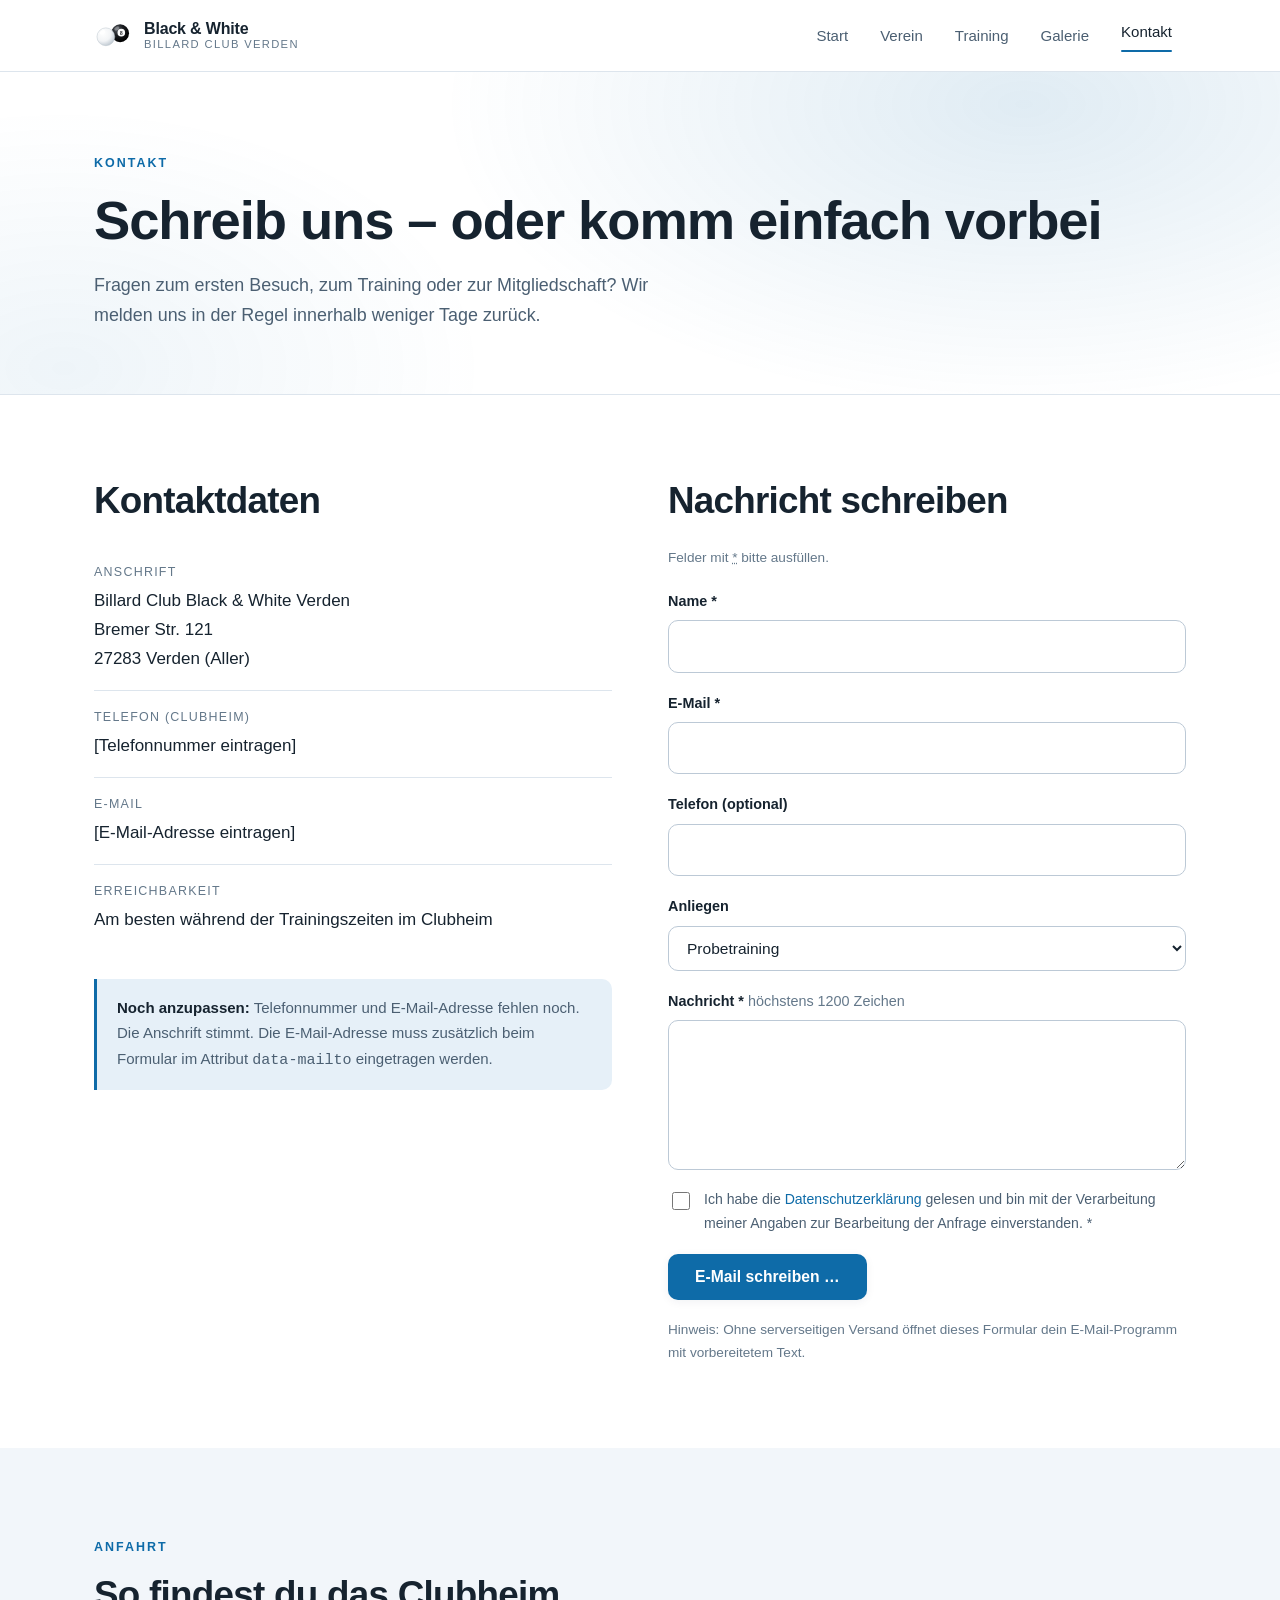
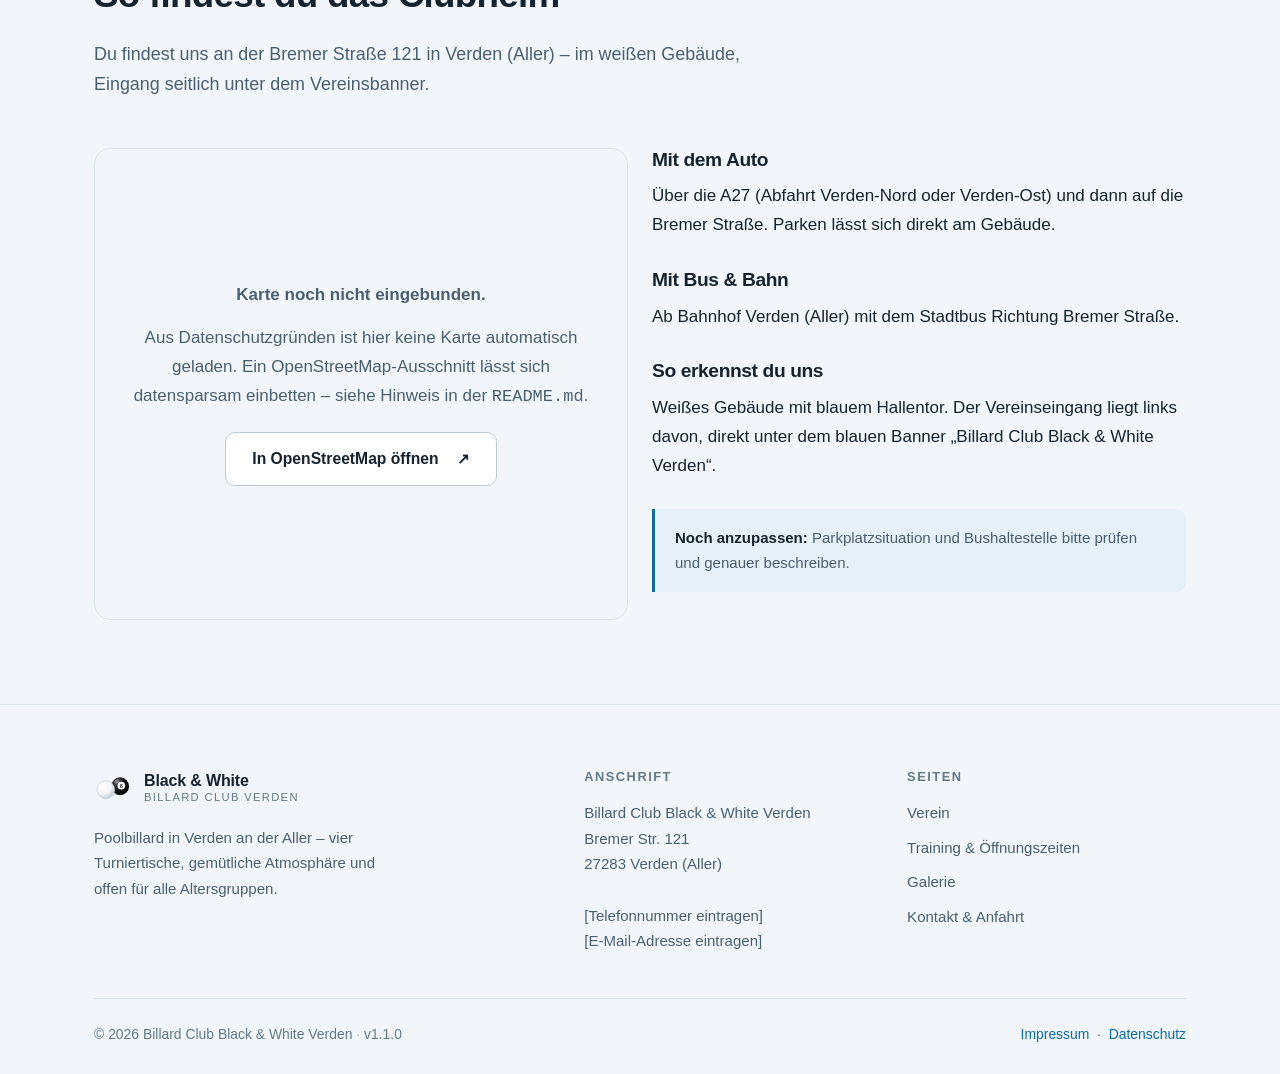
<file: kontakt.html>
<!DOCTYPE html>
<html lang="de">
<head>
  <meta charset="utf-8">
  <meta name="viewport" content="width=device-width, initial-scale=1">
  <title>Kontakt &amp; Anfahrt – Billard Club Black &amp; White Verden</title>
  <meta name="description" content="Kontakt zum Billard Club Black &amp; White Verden – Anschrift, Telefon, E-Mail und Anfahrt zum Clubheim in Verden (Aller).">
  <meta name="theme-color" content="#ffffff">
  <link rel="icon" href="assets/img/favicon.svg" type="image/svg+xml">
  <link rel="stylesheet" href="assets/css/style.css">
  <script>document.documentElement.classList.add('js');</script>
  <meta property="og:title" content="Kontakt &amp; Anfahrt – Black &amp; White Verden">
  <meta property="og:description" content="Bremer Str. 121, 27283 Verden (Aller) – oder schreib uns über das Formular.">
  <meta property="og:type" content="website">
  <meta property="og:locale" content="de_DE">
</head>
<body>
<a class="skip-link" href="#main">Zum Inhalt springen</a>

<header class="header">
  <div class="wrap header__inner">
    <a class="logo" href="index.html">
      <img class="logo__mark" src="assets/img/logo.svg" alt="" width="38" height="38">
      <span class="logo__text">
        Black &amp; White
        <small>Billard Club Verden</small>
      </span>
    </a>

    <button class="nav-toggle" type="button" aria-expanded="false"
            aria-controls="hauptnavigation" aria-label="Menü öffnen">
      <span></span><span></span><span></span>
    </button>

    <nav class="nav" id="hauptnavigation" aria-label="Hauptnavigation">
      <a href="index.html">Start</a>
      <a href="verein.html">Verein</a>
      <a href="training.html">Training</a>
      <a href="galerie.html">Galerie</a>
      <a href="kontakt.html" aria-current="page">Kontakt</a>
    </nav>
  </div>
</header>

<main id="main">

  <section class="hero hero--page">
    <div class="wrap">
      <span class="eyebrow">Kontakt</span>
      <h1>Schreib uns – oder komm einfach vorbei</h1>
      <p class="lead">
        Fragen zum ersten Besuch, zum Training oder zur Mitgliedschaft? Wir melden uns
        in der Regel innerhalb weniger Tage zurück.
      </p>
    </div>
  </section>

  <!-- ===================== Kontakt & Formular ===================== -->
  <section class="section">
    <div class="wrap split" style="align-items:start">

      <div class="reveal">
        <h2>Kontaktdaten</h2>
        <ul class="contact-list">
          <li>
            <span class="label">Anschrift</span>
            <address>
              Billard Club Black &amp; White Verden<br>
              Bremer Str. 121<br>
              27283 Verden (Aller)
            </address>
          </li>
          <li>
            <span class="label">Telefon (Clubheim)</span>
            [Telefonnummer eintragen]
          </li>
          <li>
            <span class="label">E-Mail</span>
            [E-Mail-Adresse eintragen]
          </li>
          <li>
            <span class="label">Erreichbarkeit</span>
            Am besten während der Trainingszeiten im Clubheim
          </li>
        </ul>

        <div class="note redaktion">
          <strong>Noch anzupassen:</strong> Telefonnummer und E-Mail-Adresse fehlen
          noch. Die Anschrift stimmt. Die E-Mail-Adresse muss zusätzlich beim Formular
          im Attribut <code>data-mailto</code> eingetragen werden.
        </div>
      </div>

      <div class="reveal">
        <h2>Nachricht schreiben</h2>
        <p class="form-note" style="margin-bottom:20px">
          Felder mit <abbr title="Pflichtfeld">*</abbr> bitte ausfüllen.
        </p>

        <form class="form" id="kontaktformular" data-mailto="bitte-adresse-eintragen@example.com" novalidate>
          <div class="field">
            <label for="name">Name *</label>
            <input type="text" id="name" name="name" required autocomplete="name">
          </div>

          <div class="field">
            <label for="email">E-Mail *</label>
            <input type="email" id="email" name="email" required autocomplete="email">
          </div>

          <div class="field">
            <label for="telefon">Telefon (optional)</label>
            <input type="tel" id="telefon" name="telefon" autocomplete="tel">
          </div>

          <div class="field">
            <label for="betreff">Anliegen</label>
            <select id="betreff" name="betreff">
              <option>Probetraining</option>
              <option>Mitgliedschaft</option>
              <option>Tipps für Einsteiger</option>
              <option>Sonstiges</option>
            </select>
          </div>

          <div class="field">
            <label for="nachricht">Nachricht *
              <span class="field__hinweis">höchstens 1200 Zeichen</span>
            </label>
            <textarea id="nachricht" name="nachricht" required
                      maxlength="1200"></textarea>
          </div>

          <div class="field field--check">
            <input type="checkbox" id="datenschutz" name="datenschutz" required>
            <label for="datenschutz">
              Ich habe die <a href="datenschutz.html">Datenschutzerklärung</a> gelesen
              und bin mit der Verarbeitung meiner Angaben zur Bearbeitung der Anfrage
              einverstanden. *
            </label>
          </div>

          <div>
            <button class="btn btn--primary" type="submit">E-Mail schreiben …</button>
          </div>

          <p class="form-status" id="form-status" role="status"></p>

          <p class="form-note">
            Hinweis: Ohne serverseitigen Versand öffnet dieses Formular dein
            E-Mail-Programm mit vorbereitetem Text.
          </p>
        </form>
      </div>

    </div>
  </section>

  <!-- ===================== Anfahrt ===================== -->
  <section class="section section--alt" id="anfahrt">
    <div class="wrap">
      <div class="section-head">
        <span class="eyebrow">Anfahrt</span>
        <h2>So findest du das Clubheim</h2>
        <p class="lead">
          Du findest uns an der Bremer Straße 121 in Verden (Aller) – im weißen Gebäude,
          Eingang seitlich unter dem Vereinsbanner.
        </p>
      </div>

      <div class="grid grid--2">
        <div class="map-embed reveal">
          <div>
            <p style="margin-bottom:14px">
              <strong>Karte noch nicht eingebunden.</strong>
            </p>
            <p style="margin-bottom:20px">
              Aus Datenschutzgründen ist hier keine Karte automatisch geladen.
              Ein OpenStreetMap-Ausschnitt lässt sich datensparsam einbetten –
              siehe Hinweis in der <code>README.md</code>.
            </p>
            <a class="btn btn--ghost btn--extern"
               href="https://www.openstreetmap.org/search?query=Bremer%20Str.%20121%2C%2027283%20Verden"
               target="_blank" rel="noopener noreferrer">
              In OpenStreetMap öffnen<span class="sr-only"> (öffnet in neuem Tab)</span>
            </a>
          </div>
        </div>

        <div class="reveal">
          <h3>Mit dem Auto</h3>
          <p>
            Über die A27 (Abfahrt Verden-Nord oder Verden-Ost) und dann auf die Bremer
            Straße. Parken lässt sich direkt am Gebäude.
          </p>

          <h3 style="margin-top:28px">Mit Bus &amp; Bahn</h3>
          <p>
            Ab Bahnhof Verden (Aller) mit dem Stadtbus Richtung Bremer Straße.
          </p>

          <h3 style="margin-top:28px">So erkennst du uns</h3>
          <p>
            Weißes Gebäude mit blauem Hallentor. Der Vereinseingang liegt links davon,
            direkt unter dem blauen Banner „Billard Club Black &amp; White Verden“.
          </p>

          <div class="note redaktion">
            <strong>Noch anzupassen:</strong> Parkplatzsituation und Bushaltestelle
            bitte prüfen und genauer beschreiben.
          </div>
        </div>
      </div>
    </div>
  </section>

</main>

<footer class="footer">
  <div class="wrap">
    <div class="footer__grid">
      <div>
        <a class="logo" href="index.html">
          <img class="logo__mark" src="assets/img/logo.svg" alt="" width="38" height="38">
          <span class="logo__text">
            Black &amp; White
            <small>Billard Club Verden</small>
          </span>
        </a>
        <p style="margin-top:18px;max-width:38ch">
          Poolbillard in Verden an der Aller – vier Turniertische, gemütliche
          Atmosphäre und offen für alle Altersgruppen.
        </p>
      </div>

      <div>
        <h3>Anschrift</h3>
        <address>
          Billard Club Black &amp; White Verden<br>
          Bremer Str. 121<br>
          27283 Verden (Aller)<br><br>
          [Telefonnummer eintragen]<br>
          [E-Mail-Adresse eintragen]
        </address>
      </div>

      <div>
        <h3>Seiten</h3>
        <ul>
          <li><a href="verein.html">Verein</a></li>
          <li><a href="training.html">Training &amp; Öffnungszeiten</a></li>
          <li><a href="galerie.html">Galerie</a></li>
          <li><a href="kontakt.html">Kontakt &amp; Anfahrt</a></li>
        </ul>
      </div>
    </div>

    <div class="footer__bottom">
      <span>&copy; <span data-jahr>2026</span> Billard Club Black &amp; White Verden<span
            class="version" data-version></span></span>
      <span>
        <a href="impressum.html">Impressum</a> &nbsp;·&nbsp;
        <a href="datenschutz.html">Datenschutz</a>
      </span>
    </div>
  </div>
</footer>

<script src="assets/js/main.js"></script>
</body>
</html>
</file>
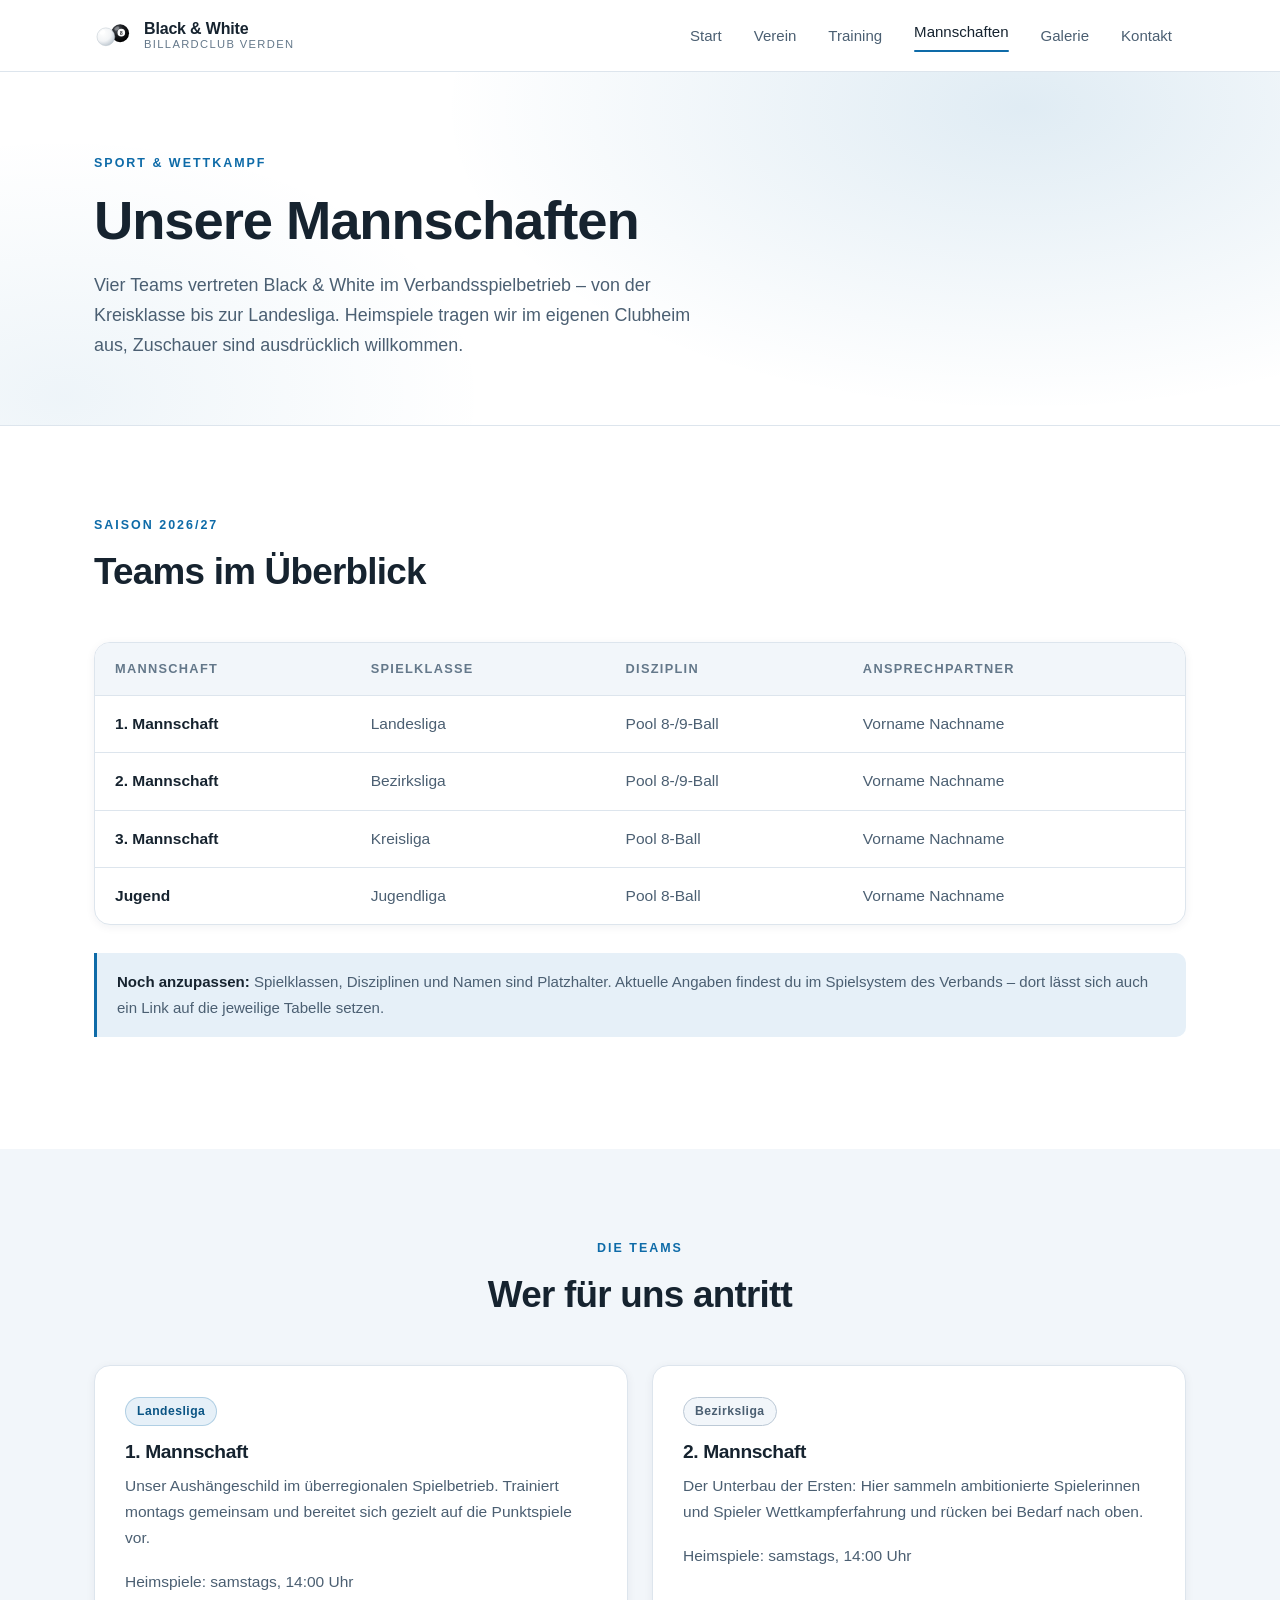
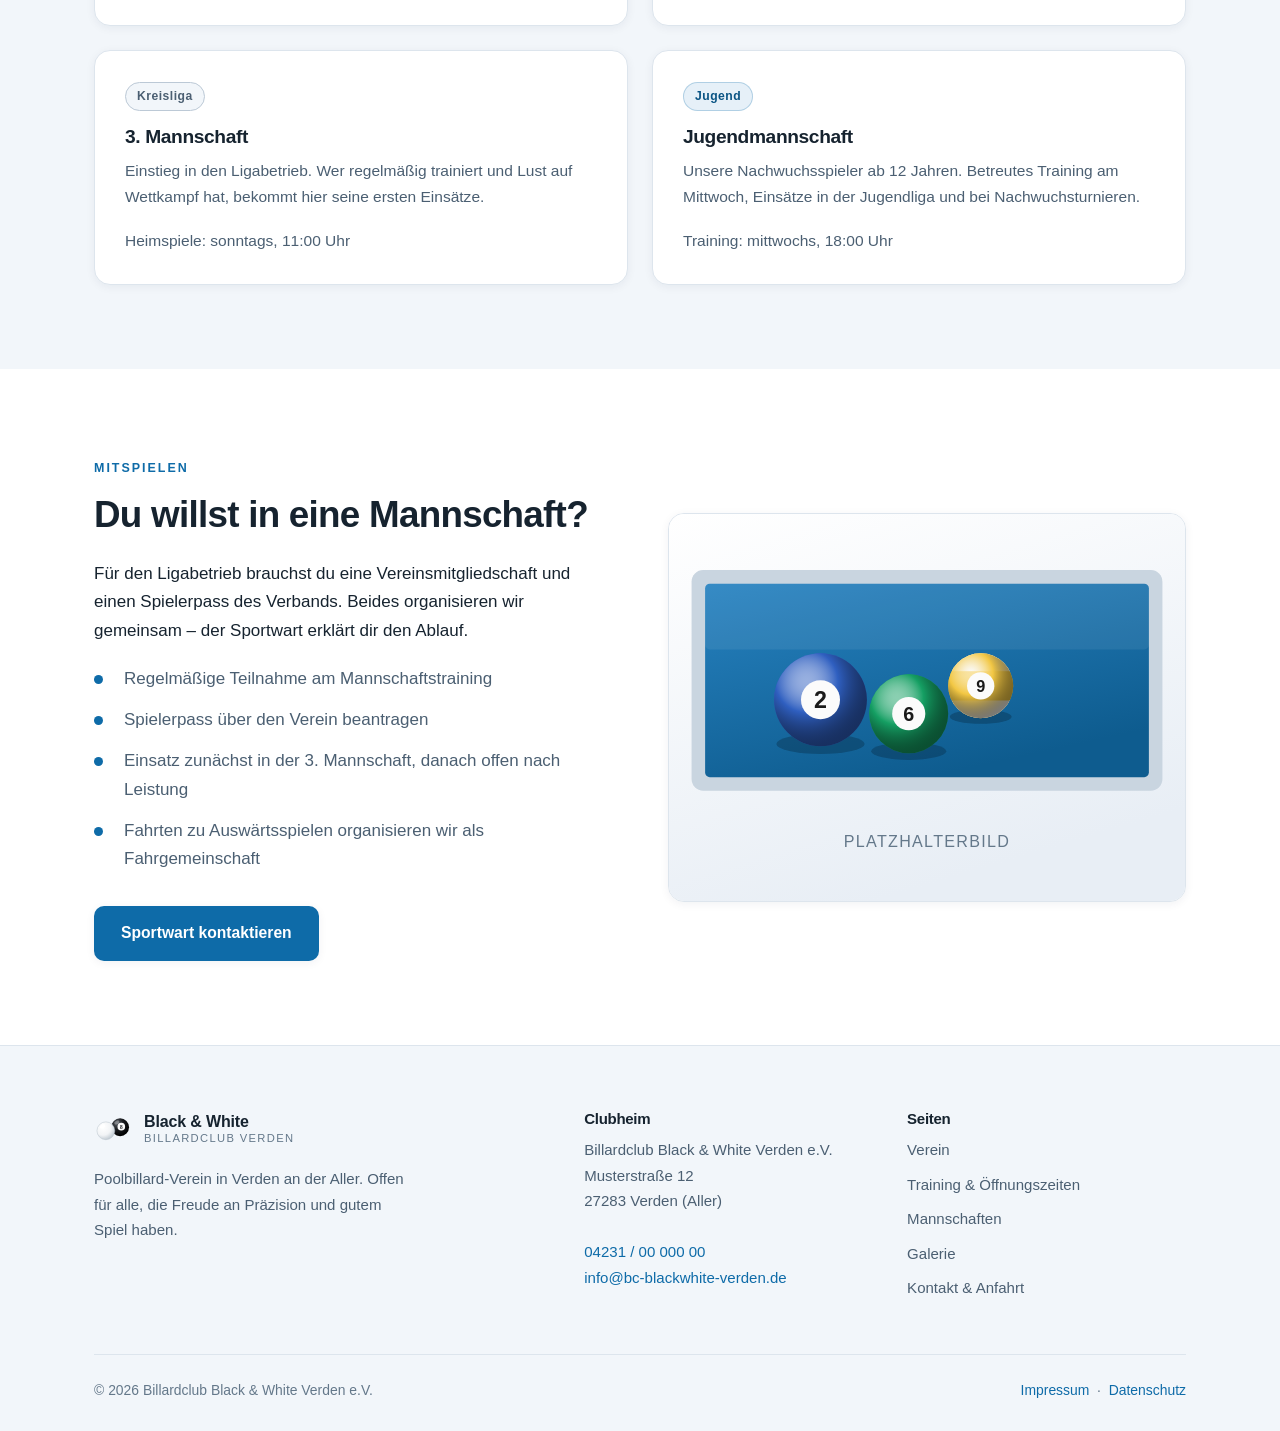
<file: mannschaften.html>
<!DOCTYPE html>
<html lang="de">
<head>
  <meta charset="utf-8">
  <meta name="viewport" content="width=device-width, initial-scale=1">
  <title>Mannschaften &amp; Ligen – Billardclub Black &amp; White Verden e.V.</title>
  <meta name="description" content="Unsere Mannschaften im Ligabetrieb: Spielklassen, Ansprechpartner und Heimspieltermine des Billardclubs Black &amp; White Verden e.V.">
  <meta name="theme-color" content="#0a0a0b">
  <link rel="icon" href="assets/img/favicon.svg" type="image/svg+xml">
  <link rel="stylesheet" href="assets/css/style.css">
</head>
<body>
<a class="skip-link" href="#main">Zum Inhalt springen</a>

<header class="header">
  <div class="wrap header__inner">
    <a class="logo" href="index.html">
      <img class="logo__mark" src="assets/img/logo.svg" alt="" width="38" height="38">
      <span class="logo__text">
        Black &amp; White
        <small>Billardclub Verden</small>
      </span>
    </a>

    <button class="nav-toggle" type="button" aria-expanded="false"
            aria-controls="hauptnavigation" aria-label="Menü öffnen">
      <span></span><span></span><span></span>
    </button>

    <nav class="nav" id="hauptnavigation" aria-label="Hauptnavigation">
      <a href="index.html">Start</a>
      <a href="verein.html">Verein</a>
      <a href="training.html">Training</a>
      <a href="mannschaften.html" aria-current="page">Mannschaften</a>
      <a href="galerie.html">Galerie</a>
      <a href="kontakt.html">Kontakt</a>
    </nav>
  </div>
</header>

<main id="main">

  <section class="hero hero--page">
    <div class="wrap">
      <span class="eyebrow">Sport &amp; Wettkampf</span>
      <h1>Unsere Mannschaften</h1>
      <p class="lead">
        Vier Teams vertreten Black &amp; White im Verbandsspielbetrieb – von der
        Kreisklasse bis zur Landesliga. Heimspiele tragen wir im eigenen Clubheim aus,
        Zuschauer sind ausdrücklich willkommen.
      </p>
    </div>
  </section>

  <!-- ===================== Teamübersicht ===================== -->
  <section class="section">
    <div class="wrap">
      <div class="section-head">
        <span class="eyebrow">Saison 2026/27</span>
        <h2>Teams im Überblick</h2>
      </div>

      <div class="table-scroll reveal">
        <table>
          <thead>
            <tr>
              <th scope="col">Mannschaft</th>
              <th scope="col">Spielklasse</th>
              <th scope="col">Disziplin</th>
              <th scope="col">Ansprechpartner</th>
            </tr>
          </thead>
          <tbody>
            <tr>
              <td><strong>1. Mannschaft</strong></td>
              <td>Landesliga</td>
              <td>Pool 8-/9-Ball</td>
              <td>Vorname Nachname</td>
            </tr>
            <tr>
              <td><strong>2. Mannschaft</strong></td>
              <td>Bezirksliga</td>
              <td>Pool 8-/9-Ball</td>
              <td>Vorname Nachname</td>
            </tr>
            <tr>
              <td><strong>3. Mannschaft</strong></td>
              <td>Kreisliga</td>
              <td>Pool 8-Ball</td>
              <td>Vorname Nachname</td>
            </tr>
            <tr>
              <td><strong>Jugend</strong></td>
              <td>Jugendliga</td>
              <td>Pool 8-Ball</td>
              <td>Vorname Nachname</td>
            </tr>
          </tbody>
        </table>
      </div>

      <div class="note">
        <strong>Noch anzupassen:</strong> Spielklassen, Disziplinen und Namen sind
        Platzhalter. Aktuelle Angaben findest du im Spielsystem des Verbands –
        dort lässt sich auch ein Link auf die jeweilige Tabelle setzen.
      </div>
    </div>
  </section>

  <!-- ===================== Teamkarten ===================== -->
  <section class="section section--alt">
    <div class="wrap">
      <div class="section-head section-head--center">
        <span class="eyebrow">Die Teams</span>
        <h2>Wer für uns antritt</h2>
      </div>

      <div class="grid grid--2">
        <article class="card reveal">
          <span class="badge">Landesliga</span>
          <h3 style="margin-top:14px">1. Mannschaft</h3>
          <p>
            Unser Aushängeschild im überregionalen Spielbetrieb. Trainiert montags
            gemeinsam und bereitet sich gezielt auf die Punktspiele vor.
          </p>
          <p class="form-note" style="margin-top:14px">
            Heimspiele: samstags, 14:00 Uhr
          </p>
        </article>

        <article class="card reveal">
          <span class="badge badge--neutral">Bezirksliga</span>
          <h3 style="margin-top:14px">2. Mannschaft</h3>
          <p>
            Der Unterbau der Ersten: Hier sammeln ambitionierte Spielerinnen und
            Spieler Wettkampferfahrung und rücken bei Bedarf nach oben.
          </p>
          <p class="form-note" style="margin-top:14px">
            Heimspiele: samstags, 14:00 Uhr
          </p>
        </article>

        <article class="card reveal">
          <span class="badge badge--neutral">Kreisliga</span>
          <h3 style="margin-top:14px">3. Mannschaft</h3>
          <p>
            Einstieg in den Ligabetrieb. Wer regelmäßig trainiert und Lust auf
            Wettkampf hat, bekommt hier seine ersten Einsätze.
          </p>
          <p class="form-note" style="margin-top:14px">
            Heimspiele: sonntags, 11:00 Uhr
          </p>
        </article>

        <article class="card reveal">
          <span class="badge">Jugend</span>
          <h3 style="margin-top:14px">Jugendmannschaft</h3>
          <p>
            Unsere Nachwuchsspieler ab 12 Jahren. Betreutes Training am Mittwoch,
            Einsätze in der Jugendliga und bei Nachwuchsturnieren.
          </p>
          <p class="form-note" style="margin-top:14px">
            Training: mittwochs, 18:00 Uhr
          </p>
        </article>
      </div>
    </div>
  </section>

  <!-- ===================== Mitspielen ===================== -->
  <section class="section">
    <div class="wrap split">
      <div class="reveal">
        <span class="eyebrow">Mitspielen</span>
        <h2>Du willst in eine Mannschaft?</h2>
        <p>
          Für den Ligabetrieb brauchst du eine Vereinsmitgliedschaft und einen
          Spielerpass des Verbands. Beides organisieren wir gemeinsam – der Sportwart
          erklärt dir den Ablauf.
        </p>
        <ul class="checklist">
          <li>Regelmäßige Teilnahme am Mannschaftstraining</li>
          <li>Spielerpass über den Verein beantragen</li>
          <li>Einsatz zunächst in der 3. Mannschaft, danach offen nach Leistung</li>
          <li>Fahrten zu Auswärtsspielen organisieren wir als Fahrgemeinschaft</li>
        </ul>
        <div class="btn-row">
          <a class="btn btn--primary" href="kontakt.html">Sportwart kontaktieren</a>
        </div>
      </div>
      <div class="split__media reveal">
        <img src="assets/img/galerie-3.svg"
             alt="Mannschaftsspiel im Clubheim"
             width="800" height="600">
      </div>
    </div>
  </section>

</main>

<footer class="footer">
  <div class="wrap">
    <div class="footer__grid">
      <div>
        <a class="logo" href="index.html">
          <img class="logo__mark" src="assets/img/logo.svg" alt="" width="38" height="38">
          <span class="logo__text">
            Black &amp; White
            <small>Billardclub Verden</small>
          </span>
        </a>
        <p style="margin-top:18px;max-width:38ch">
          Poolbillard-Verein in Verden an der Aller. Offen für alle, die Freude an
          Präzision und gutem Spiel haben.
        </p>
      </div>

      <div>
        <h4>Clubheim</h4>
        <address>
          Billardclub Black &amp; White Verden e.V.<br>
          Musterstraße 12<br>
          27283 Verden (Aller)<br><br>
          <a href="tel:+4942310000000">04231 / 00 000 00</a><br>
          <a href="mailto:info@bc-blackwhite-verden.de">info@bc-blackwhite-verden.de</a>
        </address>
      </div>

      <div>
        <h4>Seiten</h4>
        <ul>
          <li><a href="verein.html">Verein</a></li>
          <li><a href="training.html">Training &amp; Öffnungszeiten</a></li>
          <li><a href="mannschaften.html">Mannschaften</a></li>
          <li><a href="galerie.html">Galerie</a></li>
          <li><a href="kontakt.html">Kontakt &amp; Anfahrt</a></li>
        </ul>
      </div>
    </div>

    <div class="footer__bottom">
      <span>&copy; <span data-jahr>2026</span> Billardclub Black &amp; White Verden e.V.</span>
      <span>
        <a href="impressum.html">Impressum</a> &nbsp;·&nbsp;
        <a href="datenschutz.html">Datenschutz</a>
      </span>
    </div>
  </div>
</footer>

<script src="assets/js/main.js"></script>
</body>
</html>
</file>
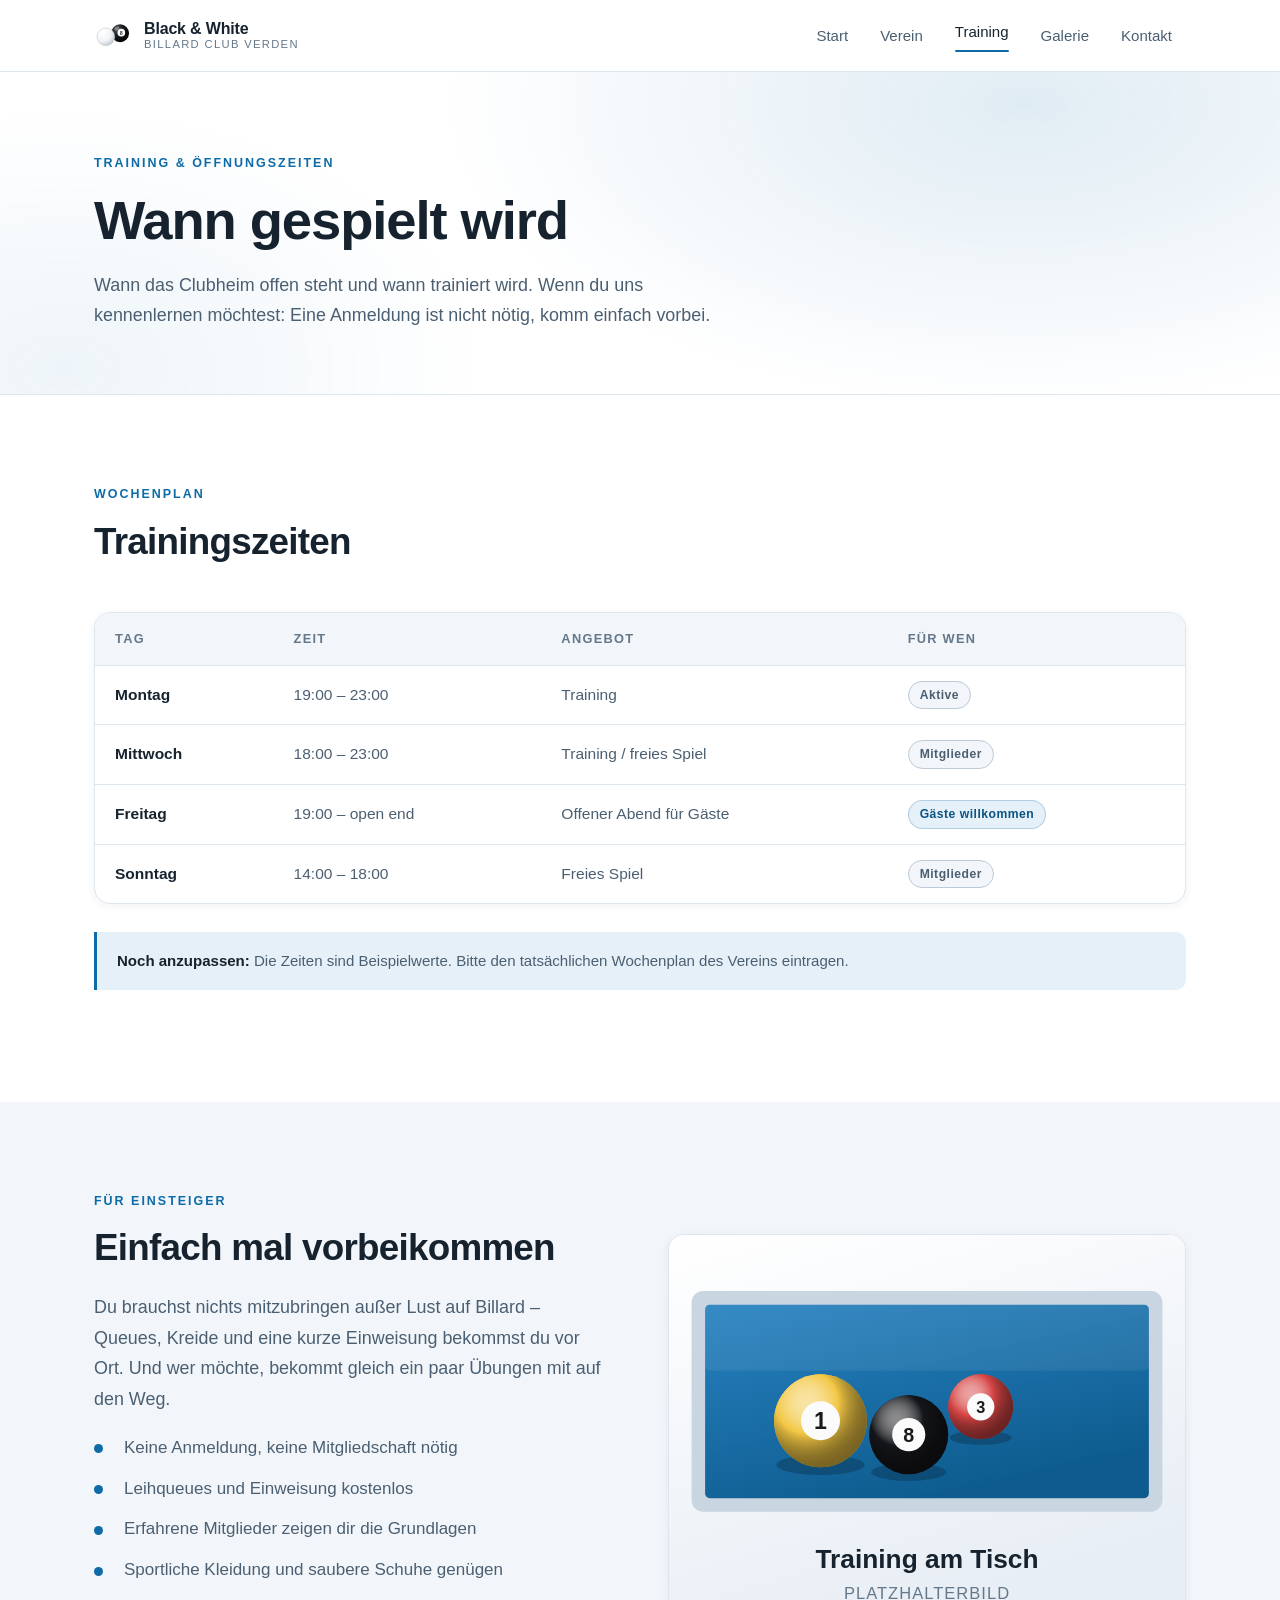
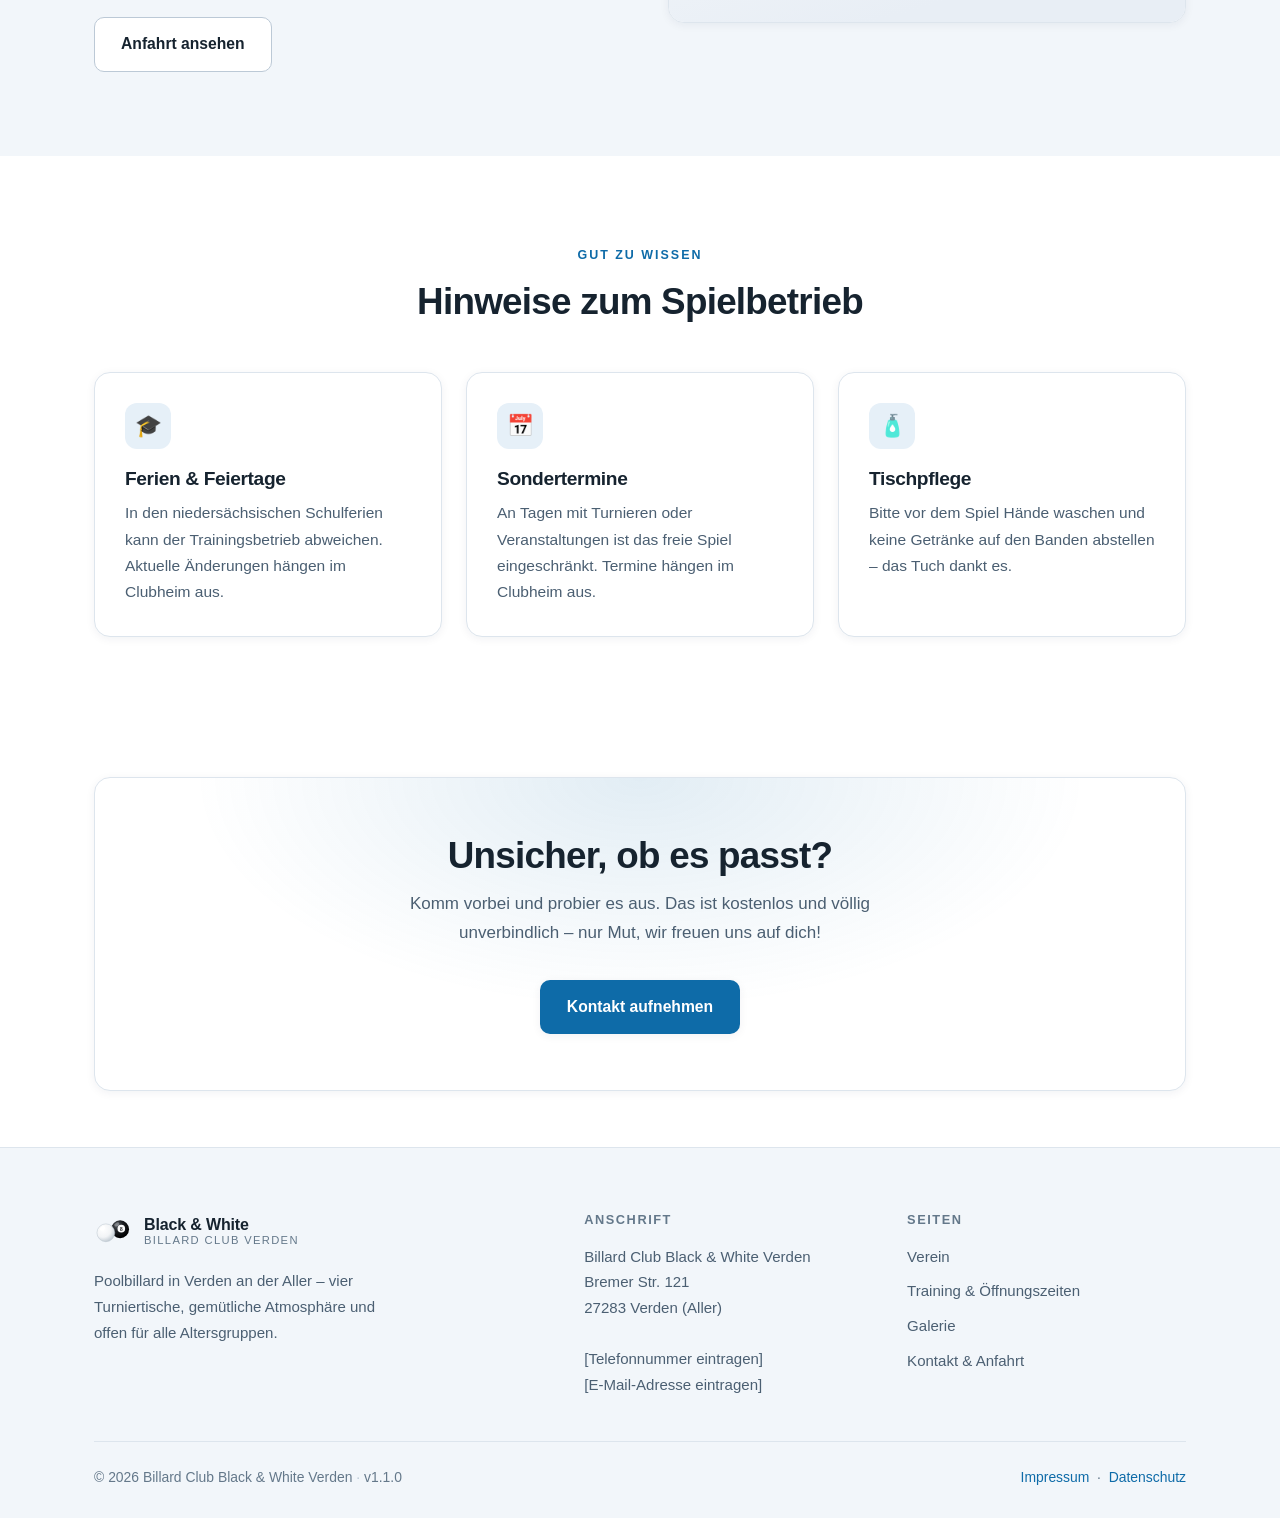
<file: training.html>
<!DOCTYPE html>
<html lang="de">
<head>
  <meta charset="utf-8">
  <meta name="viewport" content="width=device-width, initial-scale=1">
  <title>Training &amp; Öffnungszeiten – Billard Club Black &amp; White Verden</title>
  <meta name="description" content="Trainingszeiten und Öffnungszeiten des Billard Clubs Black &amp; White Verden – Einsteiger sind jederzeit willkommen.">
  <meta name="theme-color" content="#ffffff">
  <link rel="icon" href="assets/img/favicon.svg" type="image/svg+xml">
  <link rel="stylesheet" href="assets/css/style.css">
  <script>document.documentElement.classList.add('js');</script>
  <meta property="og:title" content="Training &amp; Öffnungszeiten – Black &amp; White Verden">
  <meta property="og:description" content="Wann gespielt wird – und wann du ohne Anmeldung einfach vorbeikommen kannst.">
  <meta property="og:type" content="website">
  <meta property="og:locale" content="de_DE">
</head>
<body>
<a class="skip-link" href="#main">Zum Inhalt springen</a>

<header class="header">
  <div class="wrap header__inner">
    <a class="logo" href="index.html">
      <img class="logo__mark" src="assets/img/logo.svg" alt="" width="38" height="38">
      <span class="logo__text">
        Black &amp; White
        <small>Billard Club Verden</small>
      </span>
    </a>

    <button class="nav-toggle" type="button" aria-expanded="false"
            aria-controls="hauptnavigation" aria-label="Menü öffnen">
      <span></span><span></span><span></span>
    </button>

    <nav class="nav" id="hauptnavigation" aria-label="Hauptnavigation">
      <a href="index.html">Start</a>
      <a href="verein.html">Verein</a>
      <a href="training.html" aria-current="page">Training</a>
      <a href="galerie.html">Galerie</a>
      <a href="kontakt.html">Kontakt</a>
    </nav>
  </div>
</header>

<main id="main">

  <section class="hero hero--page">
    <div class="wrap">
      <span class="eyebrow">Training &amp; Öffnungszeiten</span>
      <h1>Wann gespielt wird</h1>
      <p class="lead">
        Wann das Clubheim offen steht und wann trainiert wird. Wenn du uns kennenlernen
        möchtest: Eine Anmeldung ist nicht nötig, komm einfach vorbei.
      </p>
    </div>
  </section>

  <!-- ===================== Wochenplan ===================== -->
  <section class="section">
    <div class="wrap">
      <div class="section-head">
        <span class="eyebrow">Wochenplan</span>
        <h2>Trainingszeiten</h2>
      </div>

      <div class="table-scroll reveal">
        <table>
          <thead>
            <tr>
              <th scope="col">Tag</th>
              <th scope="col">Zeit</th>
              <th scope="col">Angebot</th>
              <th scope="col">Für wen</th>
            </tr>
          </thead>
          <tbody>
            <tr>
              <td><strong>Montag</strong></td>
              <td>19:00 – 23:00</td>
              <td>Training</td>
              <td><span class="badge badge--neutral">Aktive</span></td>
            </tr>
            <tr>
              <td><strong>Mittwoch</strong></td>
              <td>18:00 – 23:00</td>
              <td>Training / freies Spiel</td>
              <td><span class="badge badge--neutral">Mitglieder</span></td>
            </tr>
            <tr>
              <td><strong>Freitag</strong></td>
              <td>19:00 – open end</td>
              <td>Offener Abend für Gäste</td>
              <td><span class="badge">Gäste willkommen</span></td>
            </tr>
            <tr>
              <td><strong>Sonntag</strong></td>
              <td>14:00 – 18:00</td>
              <td>Freies Spiel</td>
              <td><span class="badge badge--neutral">Mitglieder</span></td>
            </tr>
          </tbody>
        </table>
      </div>

      <div class="note redaktion">
        <strong>Noch anzupassen:</strong> Die Zeiten sind Beispielwerte. Bitte den
        tatsächlichen Wochenplan des Vereins eintragen.
      </div>
    </div>
  </section>

  <!-- ===================== Fuer Einsteiger ===================== -->
  <section class="section section--alt">
    <div class="wrap split">
      <div class="reveal">
        <span class="eyebrow">Für Einsteiger</span>
        <h2>Einfach mal vorbeikommen</h2>
        <p class="lead">
          Du brauchst nichts mitzubringen außer Lust auf Billard – Queues, Kreide und
          eine kurze Einweisung bekommst du vor Ort. Und wer möchte, bekommt gleich ein
          paar Übungen mit auf den Weg.
        </p>
        <ul class="checklist">
          <li>Keine Anmeldung, keine Mitgliedschaft nötig</li>
          <li>Leihqueues und Einweisung kostenlos</li>
          <li>Erfahrene Mitglieder zeigen dir die Grundlagen</li>
          <li>Sportliche Kleidung und saubere Schuhe genügen</li>
        </ul>
        <div class="btn-row">
          <a class="btn btn--ghost" href="kontakt.html#anfahrt">Anfahrt ansehen</a>
        </div>
      </div>
      <div class="split__media reveal">
        <img src="assets/img/training.svg"
             alt="Spieler beim Training an einem Poolbillardtisch"
             width="1000" height="750">
      </div>
    </div>
  </section>

  <!-- ===================== Hinweise ===================== -->
  <section class="section">
    <div class="wrap">
      <div class="section-head section-head--center">
        <span class="eyebrow">Gut zu wissen</span>
        <h2>Hinweise zum Spielbetrieb</h2>
      </div>

      <div class="grid grid--3">
        <article class="card reveal">
          <div class="card__icon" aria-hidden="true">🎓</div>
          <h3>Ferien &amp; Feiertage</h3>
          <p>
            In den niedersächsischen Schulferien kann der Trainingsbetrieb abweichen.
            Aktuelle Änderungen hängen im Clubheim aus.
          </p>
        </article>
        <article class="card reveal">
          <div class="card__icon" aria-hidden="true">📅</div>
          <h3>Sondertermine</h3>
          <p>
            An Tagen mit Turnieren oder Veranstaltungen ist das freie Spiel
            eingeschränkt. Termine hängen im Clubheim aus.
          </p>
        </article>
        <article class="card reveal">
          <div class="card__icon" aria-hidden="true">🧴</div>
          <h3>Tischpflege</h3>
          <p>
            Bitte vor dem Spiel Hände waschen und keine Getränke auf den Banden
            abstellen – das Tuch dankt es.
          </p>
        </article>
      </div>
    </div>
  </section>

  <section class="section section--tight">
    <div class="wrap">
      <div class="cta reveal">
        <h2>Unsicher, ob es passt?</h2>
        <p>
          Komm vorbei und probier es aus. Das ist kostenlos und völlig unverbindlich –
          nur Mut, wir freuen uns auf dich!
        </p>
        <div class="btn-row">
          <a class="btn btn--primary" href="kontakt.html">Kontakt aufnehmen</a>
        </div>
      </div>
    </div>
  </section>

</main>

<footer class="footer">
  <div class="wrap">
    <div class="footer__grid">
      <div>
        <a class="logo" href="index.html">
          <img class="logo__mark" src="assets/img/logo.svg" alt="" width="38" height="38">
          <span class="logo__text">
            Black &amp; White
            <small>Billard Club Verden</small>
          </span>
        </a>
        <p style="margin-top:18px;max-width:38ch">
          Poolbillard in Verden an der Aller – vier Turniertische, gemütliche
          Atmosphäre und offen für alle Altersgruppen.
        </p>
      </div>

      <div>
        <h3>Anschrift</h3>
        <address>
          Billard Club Black &amp; White Verden<br>
          Bremer Str. 121<br>
          27283 Verden (Aller)<br><br>
          [Telefonnummer eintragen]<br>
          [E-Mail-Adresse eintragen]
        </address>
      </div>

      <div>
        <h3>Seiten</h3>
        <ul>
          <li><a href="verein.html">Verein</a></li>
          <li><a href="training.html">Training &amp; Öffnungszeiten</a></li>
          <li><a href="galerie.html">Galerie</a></li>
          <li><a href="kontakt.html">Kontakt &amp; Anfahrt</a></li>
        </ul>
      </div>
    </div>

    <div class="footer__bottom">
      <span>&copy; <span data-jahr>2026</span> Billard Club Black &amp; White Verden<span
            class="version" data-version></span></span>
      <span>
        <a href="impressum.html">Impressum</a> &nbsp;·&nbsp;
        <a href="datenschutz.html">Datenschutz</a>
      </span>
    </div>
  </div>
</footer>

<script src="assets/js/main.js"></script>
</body>
</html>
</file>
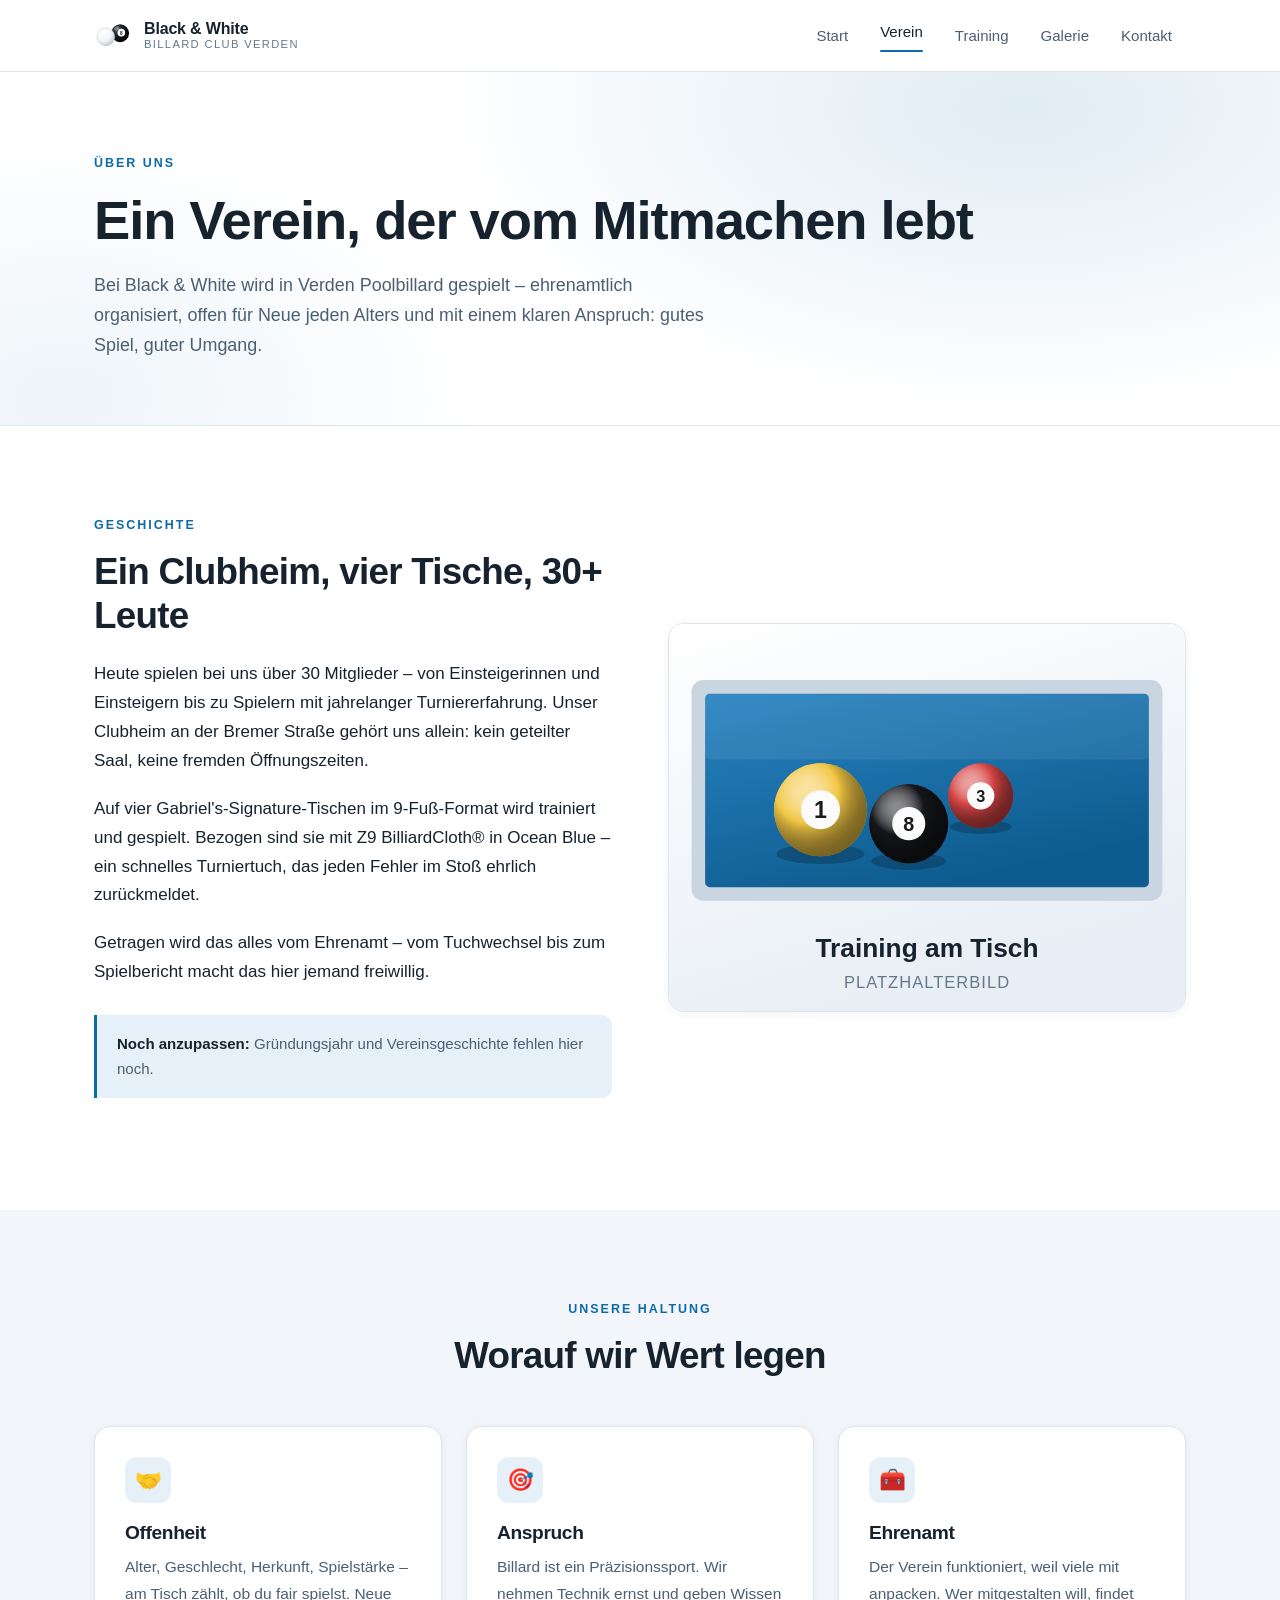
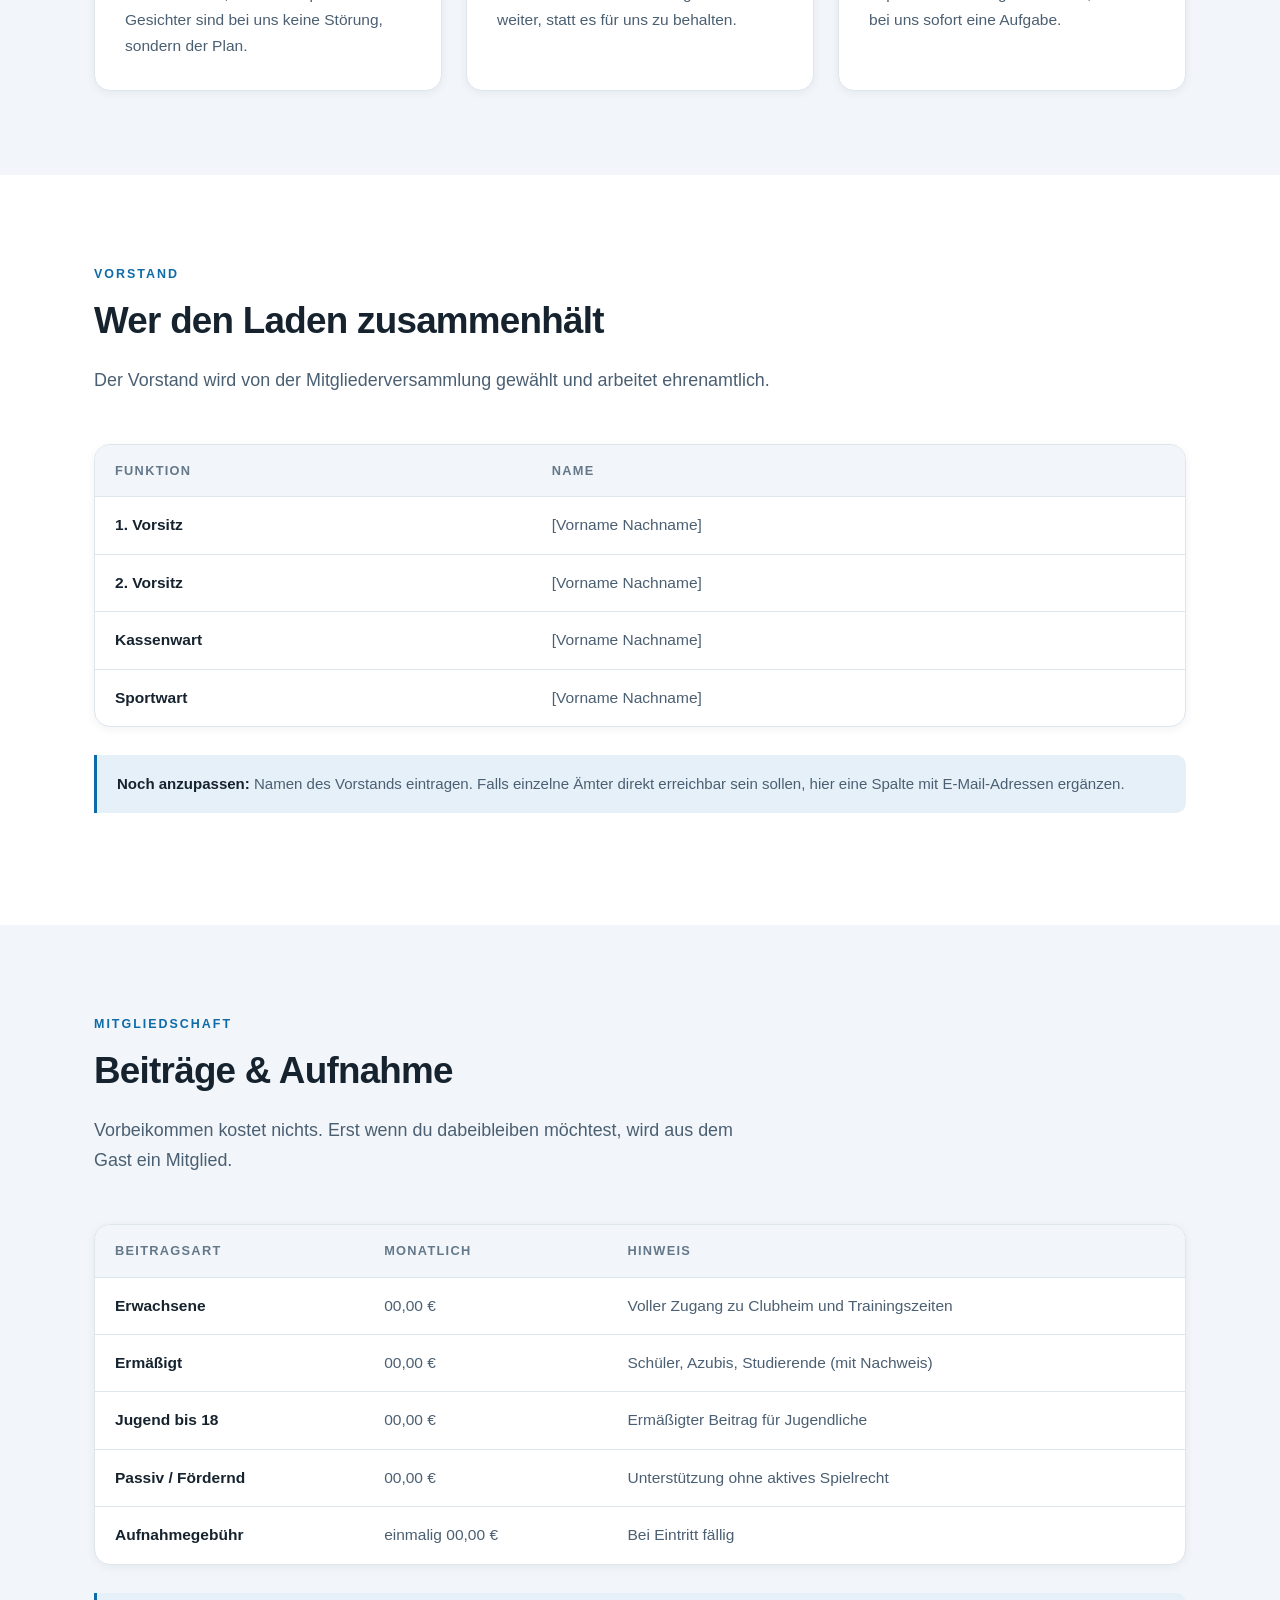
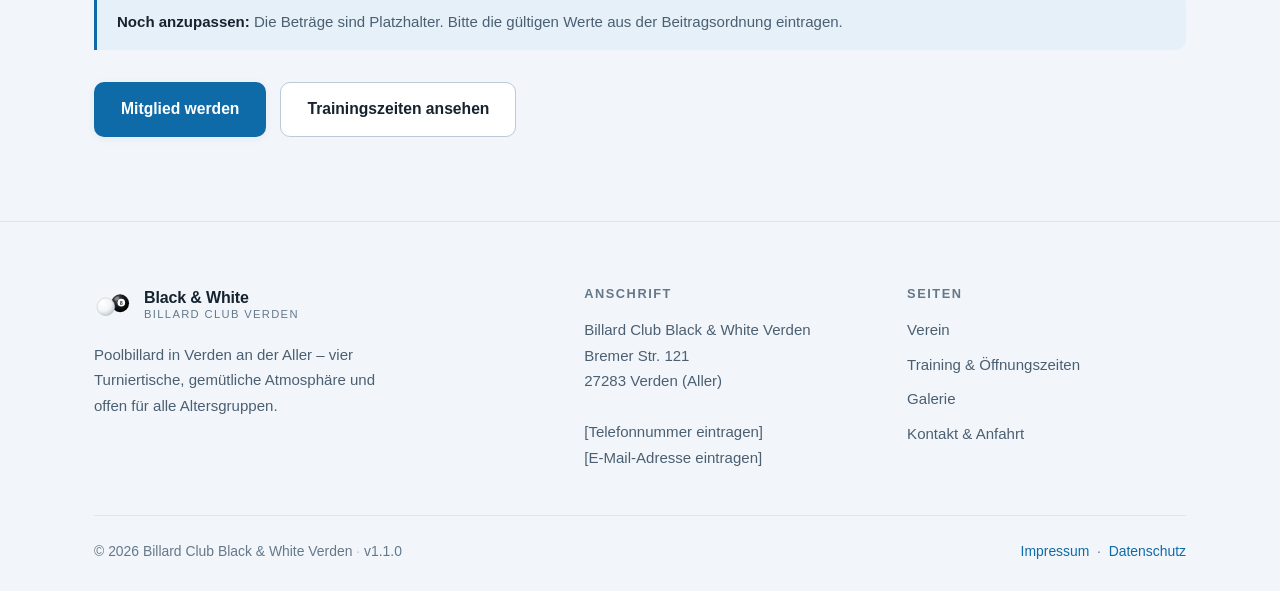
<file: verein.html>
<!DOCTYPE html>
<html lang="de">
<head>
  <meta charset="utf-8">
  <meta name="viewport" content="width=device-width, initial-scale=1">
  <title>Der Verein – Billard Club Black &amp; White Verden</title>
  <meta name="description" content="Geschichte, Werte und Vorstand des Billard Clubs Black &amp; White Verden – dazu alle Infos zu Mitgliedschaft und Beiträgen.">
  <meta name="theme-color" content="#ffffff">
  <link rel="icon" href="assets/img/favicon.svg" type="image/svg+xml">
  <link rel="stylesheet" href="assets/css/style.css">
  <script>document.documentElement.classList.add('js');</script>
  <meta property="og:title" content="Der Verein – Black &amp; White Verden">
  <meta property="og:description" content="Vier Gabriel's-Signature-Tische, über 30 Mitglieder und ein eigenes Clubheim an der Bremer Straße.">
  <meta property="og:type" content="website">
  <meta property="og:locale" content="de_DE">
</head>
<body>
<a class="skip-link" href="#main">Zum Inhalt springen</a>

<header class="header">
  <div class="wrap header__inner">
    <a class="logo" href="index.html">
      <img class="logo__mark" src="assets/img/logo.svg" alt="" width="38" height="38">
      <span class="logo__text">
        Black &amp; White
        <small>Billard Club Verden</small>
      </span>
    </a>

    <button class="nav-toggle" type="button" aria-expanded="false"
            aria-controls="hauptnavigation" aria-label="Menü öffnen">
      <span></span><span></span><span></span>
    </button>

    <nav class="nav" id="hauptnavigation" aria-label="Hauptnavigation">
      <a href="index.html">Start</a>
      <a href="verein.html" aria-current="page">Verein</a>
      <a href="training.html">Training</a>
      <a href="galerie.html">Galerie</a>
      <a href="kontakt.html">Kontakt</a>
    </nav>
  </div>
</header>

<main id="main">

  <section class="hero hero--page">
    <div class="wrap">
      <span class="eyebrow">Über uns</span>
      <h1>Ein Verein, der vom Mitmachen lebt</h1>
      <p class="lead">
        Bei Black &amp; White wird in Verden Poolbillard gespielt – ehrenamtlich
        organisiert, offen für Neue jeden Alters und mit einem klaren Anspruch:
        gutes Spiel, guter Umgang.
      </p>
    </div>
  </section>

  <!-- ===================== Geschichte ===================== -->
  <section class="section">
    <div class="wrap split">
      <div class="reveal">
        <span class="eyebrow">Geschichte</span>
        <h2>Ein Clubheim, vier Tische, 30+ Leute</h2>
        <p>
          Heute spielen bei uns über 30 Mitglieder – von Einsteigerinnen und Einsteigern
          bis zu Spielern mit jahrelanger Turniererfahrung. Unser Clubheim an der Bremer
          Straße gehört uns allein: kein geteilter Saal, keine fremden Öffnungszeiten.
        </p>
        <p>
          Auf vier Gabriel's-Signature-Tischen im 9-Fuß-Format wird trainiert und
          gespielt. Bezogen sind sie mit Z9 BilliardCloth® in Ocean Blue – ein
          schnelles Turniertuch, das jeden Fehler im Stoß ehrlich zurückmeldet.
        </p>
        <p>
          Getragen wird das alles vom Ehrenamt – vom Tuchwechsel bis zum Spielbericht
          macht das hier jemand freiwillig.
        </p>

        <div class="note redaktion">
          <strong>Noch anzupassen:</strong> Gründungsjahr und Vereinsgeschichte fehlen
          hier noch.
        </div>
      </div>
      <div class="split__media reveal">
        <img src="assets/img/training.svg"
             alt="Spieler beim Training an einem Poolbillardtisch"
             width="1000" height="750">
      </div>
    </div>
  </section>

  <!-- ===================== Werte ===================== -->
  <section class="section section--alt">
    <div class="wrap">
      <div class="section-head section-head--center">
        <span class="eyebrow">Unsere Haltung</span>
        <h2>Worauf wir Wert legen</h2>
      </div>

      <div class="grid grid--3">
        <article class="card reveal">
          <div class="card__icon" aria-hidden="true">🤝</div>
          <h3>Offenheit</h3>
          <p>
            Alter, Geschlecht, Herkunft, Spielstärke – am Tisch zählt, ob du fair
            spielst. Neue Gesichter sind bei uns keine Störung, sondern der Plan.
          </p>
        </article>
        <article class="card reveal">
          <div class="card__icon" aria-hidden="true">🎯</div>
          <h3>Anspruch</h3>
          <p>
            Billard ist ein Präzisionssport. Wir nehmen Technik ernst und geben Wissen
            weiter, statt es für uns zu behalten.
          </p>
        </article>
        <article class="card reveal">
          <div class="card__icon" aria-hidden="true">🧰</div>
          <h3>Ehrenamt</h3>
          <p>
            Der Verein funktioniert, weil viele mit anpacken. Wer mitgestalten will,
            findet bei uns sofort eine Aufgabe.
          </p>
        </article>
      </div>
    </div>
  </section>

  <!-- ===================== Vorstand ===================== -->
  <section class="section">
    <div class="wrap">
      <div class="section-head">
        <span class="eyebrow">Vorstand</span>
        <h2>Wer den Laden zusammenhält</h2>
        <p class="lead">
          Der Vorstand wird von der Mitgliederversammlung gewählt und arbeitet
          ehrenamtlich.
        </p>
      </div>

      <div class="table-scroll reveal">
        <table>
          <thead>
            <tr>
              <th scope="col">Funktion</th>
              <th scope="col">Name</th>
            </tr>
          </thead>
          <tbody>
            <tr>
              <td><strong>1. Vorsitz</strong></td>
              <td>[Vorname Nachname]</td>
            </tr>
            <tr>
              <td><strong>2. Vorsitz</strong></td>
              <td>[Vorname Nachname]</td>
            </tr>
            <tr>
              <td><strong>Kassenwart</strong></td>
              <td>[Vorname Nachname]</td>
            </tr>
            <tr>
              <td><strong>Sportwart</strong></td>
              <td>[Vorname Nachname]</td>
            </tr>
          </tbody>
        </table>
      </div>

      <div class="note redaktion">
        <strong>Noch anzupassen:</strong> Namen des Vorstands eintragen. Falls einzelne
        Ämter direkt erreichbar sein sollen, hier eine Spalte mit E-Mail-Adressen
        ergänzen.
      </div>
    </div>
  </section>

  <!-- ===================== Mitgliedschaft ===================== -->
  <section class="section section--alt">
    <div class="wrap">
      <div class="section-head">
        <span class="eyebrow">Mitgliedschaft</span>
        <h2>Beiträge &amp; Aufnahme</h2>
        <p class="lead">
          Vorbeikommen kostet nichts. Erst wenn du dabeibleiben möchtest, wird aus dem
          Gast ein Mitglied.
        </p>
      </div>

      <div class="table-scroll reveal">
        <table>
          <thead>
            <tr>
              <th scope="col">Beitragsart</th>
              <th scope="col">Monatlich</th>
              <th scope="col">Hinweis</th>
            </tr>
          </thead>
          <tbody>
            <tr>
              <td><strong>Erwachsene</strong></td>
              <td>00,00 €</td>
              <td>Voller Zugang zu Clubheim und Trainingszeiten</td>
            </tr>
            <tr>
              <td><strong>Ermäßigt</strong></td>
              <td>00,00 €</td>
              <td>Schüler, Azubis, Studierende (mit Nachweis)</td>
            </tr>
            <tr>
              <td><strong>Jugend bis 18</strong></td>
              <td>00,00 €</td>
              <td>Ermäßigter Beitrag für Jugendliche</td>
            </tr>
            <tr>
              <td><strong>Passiv / Fördernd</strong></td>
              <td>00,00 €</td>
              <td>Unterstützung ohne aktives Spielrecht</td>
            </tr>
            <tr>
              <td><strong>Aufnahmegebühr</strong></td>
              <td>einmalig 00,00 €</td>
              <td>Bei Eintritt fällig</td>
            </tr>
          </tbody>
        </table>
      </div>

      <div class="note redaktion">
        <strong>Noch anzupassen:</strong> Die Beträge sind Platzhalter. Bitte die
        gültigen Werte aus der Beitragsordnung eintragen.
      </div>

      <div class="btn-row">
        <a class="btn btn--primary" href="kontakt.html">Mitglied werden</a>
        <a class="btn btn--ghost" href="training.html">Trainingszeiten ansehen</a>
      </div>
    </div>
  </section>

</main>

<footer class="footer">
  <div class="wrap">
    <div class="footer__grid">
      <div>
        <a class="logo" href="index.html">
          <img class="logo__mark" src="assets/img/logo.svg" alt="" width="38" height="38">
          <span class="logo__text">
            Black &amp; White
            <small>Billard Club Verden</small>
          </span>
        </a>
        <p style="margin-top:18px;max-width:38ch">
          Poolbillard in Verden an der Aller – vier Turniertische, gemütliche
          Atmosphäre und offen für alle Altersgruppen.
        </p>
      </div>

      <div>
        <h3>Anschrift</h3>
        <address>
          Billard Club Black &amp; White Verden<br>
          Bremer Str. 121<br>
          27283 Verden (Aller)<br><br>
          [Telefonnummer eintragen]<br>
          [E-Mail-Adresse eintragen]
        </address>
      </div>

      <div>
        <h3>Seiten</h3>
        <ul>
          <li><a href="verein.html">Verein</a></li>
          <li><a href="training.html">Training &amp; Öffnungszeiten</a></li>
          <li><a href="galerie.html">Galerie</a></li>
          <li><a href="kontakt.html">Kontakt &amp; Anfahrt</a></li>
        </ul>
      </div>
    </div>

    <div class="footer__bottom">
      <span>&copy; <span data-jahr>2026</span> Billard Club Black &amp; White Verden<span
            class="version" data-version></span></span>
      <span>
        <a href="impressum.html">Impressum</a> &nbsp;·&nbsp;
        <a href="datenschutz.html">Datenschutz</a>
      </span>
    </div>
  </div>
</footer>

<script src="assets/js/main.js"></script>
</body>
</html>
</file>
<file: assets/css/style.css>
/* ==========================================================================
   Billard Club Black & White Verden
   Stylesheet – helles Design, Akzentfarbe Ocean Blue (Farbe des Tuchs)
   ========================================================================== */

/* --------------------------------------------------------------------------
   1. Design-Tokens
   -------------------------------------------------------------------------- */
:root {
  --bg:            #ffffff;
  --bg-alt:        #f2f6fa;
  --surface:       #ffffff;
  --surface-hover: #eef4f9;
  --border:        #dde5ed;
  --border-strong: #bcc9d6;

  --text:          #16232f;
  --text-muted:    #4b5f72;
  --text-dim:      #64788a;

  --accent:        #0e6ba8;   /* Z9 BilliardCloth Ocean Blue */
  --accent-hover:  #0a5484;
  --accent-soft:   #e6f0f8;
  --accent-dim:    rgba(14, 107, 168, 0.10);
  --on-accent:     #ffffff;

  --font-sans: "Segoe UI", -apple-system, BlinkMacSystemFont, Roboto,
               "Helvetica Neue", Arial, sans-serif;

  --wrap:      1140px;
  --radius:    10px;
  --radius-lg: 16px;

  --shadow:    0 12px 32px rgba(16, 42, 67, 0.12);
  --shadow-sm: 0 2px 10px rgba(16, 42, 67, 0.06);
  --transition: 180ms ease;

  --header-h: 72px;
}

/* --------------------------------------------------------------------------
   1a. Redaktionshinweise ein- und ausschalten
   --------------------------------------------------------------------------
   Die gelb-blauen Kästen "Noch anzupassen …" sind Notizen für euch, nicht für
   Besucher. Sie tragen alle die Klasse "redaktion".

   >>> VOR DEM START DER WEBSITE: die folgende Zeile einkommentieren. <<<
   Damit verschwinden alle Hinweise auf einen Schlag, ohne dass eine einzige
   HTML-Datei angefasst werden muss. Zum Weiterarbeiten einfach wieder
   auskommentieren.
   -------------------------------------------------------------------------- */

/* .redaktion { display: none !important; } */

/* --------------------------------------------------------------------------
   2. Basis
   -------------------------------------------------------------------------- */
*,
*::before,
*::after { box-sizing: border-box; }

html {
  scroll-behavior: smooth;
  scroll-padding-top: calc(var(--header-h) + 20px);
}

body {
  margin: 0;
  background: var(--bg);
  color: var(--text);
  font-family: var(--font-sans);
  font-size: 17px;
  line-height: 1.7;
  -webkit-font-smoothing: antialiased;
}

img { max-width: 100%; display: block; height: auto; }

address { font-style: normal; }

a {
  color: var(--accent);
  text-decoration: none;
  transition: color var(--transition);
}
a:hover { color: var(--accent-hover); }

h1, h2, h3, h4 {
  line-height: 1.2;
  margin: 0 0 0.6em;
  font-weight: 700;
  letter-spacing: -0.02em;
}
h1 { font-size: clamp(2.1rem, 5vw, 3.4rem); }
h2 { font-size: clamp(1.6rem, 3.4vw, 2.3rem); }
h3 { font-size: 1.2rem; }

p { margin: 0 0 1.1em; }
p:last-child { margin-bottom: 0; }

hr {
  border: 0;
  border-top: 1px solid var(--border);
  margin: 3rem 0;
}

:focus-visible {
  outline: 2px solid var(--accent);
  outline-offset: 3px;
  border-radius: 4px;
}

/* --------------------------------------------------------------------------
   3. Layout-Helfer
   -------------------------------------------------------------------------- */
.wrap {
  width: 100%;
  max-width: var(--wrap);
  margin-inline: auto;
  padding-inline: 24px;
}

.section { padding: 84px 0; }
.section--alt { background: var(--bg-alt); }
.section--tight { padding: 56px 0; }

.section-head {
  max-width: 680px;
  margin-bottom: 48px;
}
.section-head--center {
  margin-inline: auto;
  text-align: center;
}

.eyebrow {
  display: inline-block;
  font-size: 0.78rem;
  font-weight: 700;
  letter-spacing: 0.16em;
  text-transform: uppercase;
  color: var(--accent);
  margin-bottom: 14px;
}

.lead {
  font-size: 1.12rem;
  color: var(--text-muted);
}

.skip-link {
  position: absolute;
  left: 12px;
  top: -60px;
  z-index: 200;
  background: var(--accent);
  color: var(--on-accent);
  padding: 10px 18px;
  border-radius: var(--radius);
  font-weight: 600;
  transition: top var(--transition);
}
.skip-link:focus { top: 12px; color: var(--on-accent); }

/* Nur für Screenreader – sichtbar ist der Text nicht. */
.sr-only {
  position: absolute;
  width: 1px;
  height: 1px;
  padding: 0;
  margin: -1px;
  overflow: hidden;
  clip: rect(0, 0, 0, 0);
  white-space: nowrap;
  border: 0;
}

/* --------------------------------------------------------------------------
   4. Buttons
   -------------------------------------------------------------------------- */
.btn {
  display: inline-flex;
  align-items: center;
  gap: 9px;
  padding: 13px 26px;
  border: 1px solid transparent;
  border-radius: var(--radius);
  font-weight: 600;
  font-size: 0.98rem;
  cursor: pointer;
  transition: background var(--transition), color var(--transition),
              border-color var(--transition), transform var(--transition),
              box-shadow var(--transition);
}
.btn:hover { transform: translateY(-2px); }

.btn--primary {
  background: var(--accent);
  color: var(--on-accent);
  box-shadow: var(--shadow-sm);
}
.btn--primary:hover { background: var(--accent-hover); color: var(--on-accent); }

.btn--ghost {
  background: var(--surface);
  border-color: var(--border-strong);
  color: var(--text);
}
.btn--ghost:hover {
  border-color: var(--accent);
  color: var(--accent);
  background: var(--accent-soft);
}

/* Verlässt die Website: Pfeil als sichtbares Zeichen, dazu ein Hinweis
   für Screenreader im HTML (<span class="sr-only">). */
.btn--extern::after {
  content: "\2197";          /* ↗ */
  font-size: 0.95em;
  line-height: 1;
}

.btn-row {
  display: flex;
  flex-wrap: wrap;
  gap: 14px;
  margin-top: 32px;
}

/* --------------------------------------------------------------------------
   5. Header / Navigation
   -------------------------------------------------------------------------- */
.header {
  position: sticky;
  top: 0;
  z-index: 100;
  height: var(--header-h);
  display: flex;
  align-items: center;
  background: rgba(255, 255, 255, 0.9);
  -webkit-backdrop-filter: blur(12px);
  backdrop-filter: blur(12px);
  border-bottom: 1px solid var(--border);
}

.header__inner {
  display: flex;
  align-items: center;
  justify-content: space-between;
  gap: 20px;
}

.logo {
  display: flex;
  align-items: center;
  gap: 12px;
  color: var(--text);
  font-weight: 700;
  letter-spacing: -0.01em;
  line-height: 1.15;
}
.logo:hover { color: var(--text); }
.logo__mark { width: 38px; height: 38px; flex: none; }
.logo__text { font-size: 1rem; }
.logo__text small {
  display: block;
  font-size: 0.7rem;
  font-weight: 500;
  letter-spacing: 0.12em;
  text-transform: uppercase;
  color: var(--text-dim);
}

.nav { display: flex; align-items: center; gap: 4px; }

.nav a {
  padding: 9px 14px;
  border-radius: 8px;
  color: var(--text-muted);
  font-size: 0.94rem;
  font-weight: 500;
  white-space: nowrap;
}
.nav a:hover { color: var(--text); background: var(--surface-hover); }
.nav a[aria-current="page"] { color: var(--text); }
.nav a[aria-current="page"]::after {
  content: "";
  display: block;
  height: 2px;
  margin-top: 5px;
  border-radius: 2px;
  background: var(--accent);
}

.nav-toggle {
  display: none;
  width: 44px;
  height: 44px;
  padding: 0;
  background: var(--surface);
  border: 1px solid var(--border-strong);
  border-radius: 8px;
  color: var(--text);
  cursor: pointer;
}
.nav-toggle span {
  display: block;
  width: 18px;
  height: 2px;
  margin: 4px auto;
  background: currentColor;
  border-radius: 2px;
  transition: transform var(--transition), opacity var(--transition);
}
.nav-toggle[aria-expanded="true"] span:nth-child(1) { transform: translateY(6px) rotate(45deg); }
.nav-toggle[aria-expanded="true"] span:nth-child(2) { opacity: 0; }
.nav-toggle[aria-expanded="true"] span:nth-child(3) { transform: translateY(-6px) rotate(-45deg); }

/* --------------------------------------------------------------------------
   6. Hero
   -------------------------------------------------------------------------- */
.hero {
  position: relative;
  overflow: hidden;
  padding: 110px 0 96px;
  background:
    radial-gradient(880px 460px at 80% 10%, rgba(14, 107, 168, 0.13), transparent 66%),
    radial-gradient(680px 420px at 5% 92%, rgba(14, 107, 168, 0.07), transparent 62%),
    var(--bg);
  border-bottom: 1px solid var(--border);
}

.hero__grid {
  display: grid;
  grid-template-columns: 1.05fr 0.95fr;
  gap: 56px;
  align-items: center;
}

.hero h1 { margin-bottom: 22px; }
.hero h1 .hl { color: var(--accent); }

.hero__text { font-size: 1.14rem; color: var(--text-muted); max-width: 56ch; }

.hero__figure {
  border: 1px solid var(--border);
  border-radius: var(--radius-lg);
  overflow: hidden;
  box-shadow: var(--shadow);
  background: var(--surface);
}

.hero--page { padding: 76px 0 64px; }
.hero--page h1 { margin-bottom: 16px; }
.hero--page .lead { max-width: 62ch; }

/* --------------------------------------------------------------------------
   7. Karten & Raster
   -------------------------------------------------------------------------- */
.grid { display: grid; gap: 24px; }
.grid--2 { grid-template-columns: repeat(2, 1fr); }
.grid--3 { grid-template-columns: repeat(3, 1fr); }
.grid--4 { grid-template-columns: repeat(4, 1fr); }

.card {
  background: var(--surface);
  border: 1px solid var(--border);
  border-radius: var(--radius-lg);
  padding: 30px;
  box-shadow: var(--shadow-sm);
  transition: border-color var(--transition), transform var(--transition),
              box-shadow var(--transition);
}
.card:hover {
  border-color: var(--border-strong);
  box-shadow: var(--shadow);
  transform: translateY(-3px);
}
.card h3 { margin-bottom: 10px; }
.card p { color: var(--text-muted); font-size: 0.97rem; }

.card__icon {
  width: 46px;
  height: 46px;
  display: grid;
  place-items: center;
  margin-bottom: 18px;
  border-radius: 12px;
  background: var(--accent-soft);
  color: var(--accent);
  font-size: 1.35rem;
  font-weight: 700;
}

/* Schrittzahlen (1, 2, 3) sind keine Sinnbilder – deshalb als Ziffernkreis
   mit Rand statt als gefülltes Symbolfeld. */
.card__icon--zahl {
  background: transparent;
  border: 2px solid var(--accent);
  border-radius: 50%;
  font-size: 1.15rem;
  font-weight: 800;
}

/* Kennzahlen */
.stats {
  display: grid;
  grid-template-columns: repeat(4, 1fr);
  gap: 20px;
  border: 1px solid var(--border);
  border-radius: var(--radius-lg);
  background: var(--surface);
  box-shadow: var(--shadow-sm);
  padding: 34px;
}
.stat { text-align: center; }
.stat__value {
  font-size: clamp(1.7rem, 3.6vw, 2.4rem);
  font-weight: 800;
  color: var(--accent);
  line-height: 1.15;
}
.stat__label {
  font-size: 0.85rem;
  letter-spacing: 0.08em;
  text-transform: uppercase;
  color: var(--text-dim);
}

/* Zweispaltiger Inhaltsblock */
.split {
  display: grid;
  grid-template-columns: 1fr 1fr;
  gap: 56px;
  align-items: center;
}
.split__media {
  border: 1px solid var(--border);
  border-radius: var(--radius-lg);
  overflow: hidden;
  background: var(--surface);
  box-shadow: var(--shadow-sm);
}

/* Aufzählung mit Punkt */
.checklist { list-style: none; margin: 0; padding: 0; }
.checklist li {
  position: relative;
  padding-left: 30px;
  margin-bottom: 12px;
  color: var(--text-muted);
}
.checklist li::before {
  content: "";
  position: absolute;
  left: 0;
  top: 0.62em;
  width: 9px;
  height: 9px;
  border-radius: 50%;
  background: var(--accent);
}

/* --------------------------------------------------------------------------
   8. Tabellen (Trainingszeiten, Mannschaften)
   -------------------------------------------------------------------------- */
.table-scroll {
  overflow-x: auto;
  border: 1px solid var(--border);
  border-radius: var(--radius-lg);
  background: var(--surface);
  box-shadow: var(--shadow-sm);
}

table {
  width: 100%;
  border-collapse: collapse;
  min-width: 520px;
  font-size: 0.97rem;
}
th, td {
  padding: 15px 20px;
  text-align: left;
  border-bottom: 1px solid var(--border);
}
th {
  font-size: 0.8rem;
  letter-spacing: 0.1em;
  text-transform: uppercase;
  color: var(--text-dim);
  font-weight: 600;
  background: var(--bg-alt);
}
td { color: var(--text-muted); }
tbody tr:last-child td { border-bottom: 0; }
tbody tr:hover { background: var(--surface-hover); }
td strong { color: var(--text); }

.badge {
  display: inline-block;
  padding: 3px 11px;
  border-radius: 999px;
  font-size: 0.76rem;
  font-weight: 600;
  letter-spacing: 0.04em;
  background: var(--accent-soft);
  color: var(--accent-hover);
  border: 1px solid rgba(14, 107, 168, 0.25);
}
.badge--neutral {
  background: var(--bg-alt);
  color: var(--text-muted);
  border-color: var(--border-strong);
}

/* --------------------------------------------------------------------------
   9. Galerie & Lightbox
   -------------------------------------------------------------------------- */
.gallery {
  display: grid;
  grid-template-columns: repeat(auto-fill, minmax(260px, 1fr));
  gap: 18px;
}

.gallery__item {
  position: relative;
  padding: 0;
  border: 1px solid var(--border);
  border-radius: var(--radius);
  overflow: hidden;
  background: var(--surface);
  cursor: zoom-in;
  aspect-ratio: 4 / 3;
  transition: border-color var(--transition), transform var(--transition),
              box-shadow var(--transition);
}
.gallery__item:hover {
  border-color: var(--accent);
  box-shadow: var(--shadow);
  transform: translateY(-3px);
}
.gallery__item img {
  width: 100%;
  height: 100%;
  object-fit: cover;
}

/* Für Motive, die beim Zuschneiden zerstört würden (z. B. das breite
   Vereinsbanner): vollständig zeigen statt füllen. */
.gallery__item--vollbild img {
  object-fit: contain;
  background: var(--bg-alt);
  padding: 10px;
}
.gallery__caption {
  position: absolute;
  inset: auto 0 0 0;
  padding: 26px 16px 12px;
  background: linear-gradient(transparent, rgba(10, 30, 48, 0.82));
  color: #ffffff;
  font-size: 0.88rem;
  text-align: left;
}

.lightbox {
  position: fixed;
  inset: 0;
  z-index: 200;
  display: none;
  place-items: center;
  padding: 32px;
  background: rgba(12, 26, 40, 0.9);
  -webkit-backdrop-filter: blur(4px);
  backdrop-filter: blur(4px);
}
.lightbox.is-open { display: grid; }

.lightbox__figure {
  margin: 0;
  max-width: min(1000px, 100%);
  text-align: center;
}
.lightbox__figure img {
  max-height: 78vh;
  width: auto;
  margin-inline: auto;
  border-radius: var(--radius);
  border: 1px solid rgba(255, 255, 255, 0.25);
  background: #fff;
}
.lightbox__figure figcaption {
  margin-top: 14px;
  color: #e8eef4;
  font-size: 0.94rem;
}
.lightbox__close {
  position: absolute;
  top: 20px;
  right: 20px;
  width: 46px;
  height: 46px;
  font-size: 1.5rem;
  line-height: 1;
  background: var(--surface);
  border: 1px solid var(--border-strong);
  border-radius: 50%;
  color: var(--text);
  cursor: pointer;
}
.lightbox__close:hover { border-color: var(--accent); color: var(--accent); }

/* --------------------------------------------------------------------------
   10. Kontakt / Formular
   -------------------------------------------------------------------------- */
.form { display: grid; gap: 18px; }
.field { display: grid; gap: 7px; }
.field label { font-size: 0.9rem; font-weight: 600; }
.field__hinweis { font-weight: 400; color: var(--text-dim); }
.field input,
.field textarea,
.field select {
  width: 100%;
  padding: 12px 14px;
  background: var(--bg);
  border: 1px solid var(--border-strong);
  border-radius: var(--radius);
  color: var(--text);
  font: inherit;
  font-size: 0.97rem;
  transition: border-color var(--transition), box-shadow var(--transition);
}
.field input:focus,
.field textarea:focus,
.field select:focus {
  border-color: var(--accent);
  box-shadow: 0 0 0 3px var(--accent-dim);
  outline: none;
}
.field textarea { resize: vertical; min-height: 150px; }
.field--check {
  grid-template-columns: auto 1fr;
  align-items: start;
  gap: 11px;
}
.field--check input { width: 18px; height: 18px; margin-top: 4px; }
.field--check label { font-weight: 400; font-size: 0.88rem; color: var(--text-muted); }

.form-note { font-size: 0.85rem; color: var(--text-dim); }

.form-status {
  display: none;
  padding: 14px 18px;
  border-radius: var(--radius);
  background: var(--accent-soft);
  border: 1px solid rgba(14, 107, 168, 0.28);
  color: var(--text);
  font-size: 0.94rem;
}
.form-status.is-visible { display: block; }

/* Meldung, die kein Erfolg ist. Der Token-Satz hat keine Warnfarbe, deshalb
   bewusst neutral gehalten - deutlich anders als die blaue Bestaetigung. */
.form-status--problem {
  background: var(--bg-alt);
  border-color: var(--border-strong);
  border-left: 4px solid var(--text-muted);
}

.contact-list { list-style: none; margin: 0; padding: 0; }
.contact-list li {
  padding: 16px 0;
  border-bottom: 1px solid var(--border);
}
.contact-list li:last-child { border-bottom: 0; }
.contact-list .label {
  display: block;
  font-size: 0.78rem;
  letter-spacing: 0.1em;
  text-transform: uppercase;
  color: var(--text-dim);
  margin-bottom: 4px;
}

.map-embed {
  border: 1px solid var(--border);
  border-radius: var(--radius-lg);
  overflow: hidden;
  background: var(--bg-alt);
  min-height: 320px;
  display: grid;
  place-items: center;
  text-align: center;
  padding: 32px;
  color: var(--text-muted);
}
.map-embed iframe { width: 100%; min-height: 380px; border: 0; display: block; }

/* --------------------------------------------------------------------------
   11. Call-to-Action-Band
   -------------------------------------------------------------------------- */
.cta {
  border: 1px solid var(--border);
  border-radius: var(--radius-lg);
  padding: 56px 40px;
  text-align: center;
  box-shadow: var(--shadow-sm);
  background:
    radial-gradient(620px 320px at 50% 0%, rgba(14, 107, 168, 0.12), transparent 72%),
    var(--surface);
}
.cta h2 { margin-bottom: 12px; }
.cta p { color: var(--text-muted); max-width: 56ch; margin-inline: auto; }
.cta .btn-row { justify-content: center; }

/* --------------------------------------------------------------------------
   12. Footer
   -------------------------------------------------------------------------- */
.footer {
  background: var(--bg-alt);
  border-top: 1px solid var(--border);
  padding: 64px 0 28px;
  font-size: 0.94rem;
}
.footer__grid {
  display: grid;
  grid-template-columns: 1.6fr 1fr 1fr;
  gap: 44px;
  margin-bottom: 44px;
}
.footer h3 {
  font-size: 0.8rem;
  letter-spacing: 0.12em;
  text-transform: uppercase;
  color: var(--text-dim);
  margin-bottom: 16px;
}
.footer p, .footer address { color: var(--text-muted); }
.footer ul { list-style: none; margin: 0; padding: 0; }
.footer li { margin-bottom: 9px; }
.footer li a { color: var(--text-muted); }
.footer li a:hover { color: var(--accent); }

.footer__bottom {
  display: flex;
  flex-wrap: wrap;
  gap: 12px 26px;
  justify-content: space-between;
  align-items: center;
  padding-top: 24px;
  border-top: 1px solid var(--border);
  color: var(--text-dim);
  font-size: 0.87rem;
}

/* Die Versionsnummer setzt main.js ein. Der Trenner erscheint nur, wenn
   wirklich etwas darin steht - sonst stuende dort ein einzelner Punkt. */
.version { font-variant-numeric: tabular-nums; }
.version:not(:empty)::before {
  content: " · ";
  color: var(--border-strong);
}

/* --------------------------------------------------------------------------
   13. Rechtstexte (Impressum / Datenschutz)
   -------------------------------------------------------------------------- */
.prose { max-width: 78ch; }
.prose h2 { margin-top: 2.4em; font-size: 1.5rem; }
.prose h3 { margin-top: 1.8em; }
.prose h2:first-child { margin-top: 0; }
.prose ul { color: var(--text-muted); padding-left: 22px; }
.prose li { margin-bottom: 8px; }
.prose p { color: var(--text-muted); }

.note {
  border-left: 3px solid var(--accent);
  background: var(--accent-soft);
  padding: 16px 20px;
  border-radius: 0 var(--radius) var(--radius) 0;
  margin: 28px 0;
  font-size: 0.94rem;
  color: var(--text-muted);
}
.note strong { color: var(--text); }

/* --------------------------------------------------------------------------
   14. Animationen
   -------------------------------------------------------------------------- */
/* Die Einblend-Animation wird erst scharf geschaltet, wenn JavaScript
   nachweislich laeuft (die Klasse "js" setzt ein Skript im <head> jeder
   Seite). Ohne JavaScript greifen diese Regeln gar nicht erst, der Inhalt
   ist also von Anfang an sichtbar. */
.js .reveal {
  opacity: 0;
  transform: translateY(18px);
  transition: opacity 600ms ease, transform 600ms ease;
}
.js .reveal.is-visible {
  opacity: 1;
  transform: none;
}

@media (prefers-reduced-motion: reduce) {
  html { scroll-behavior: auto; }
  *, *::before, *::after {
    animation-duration: 0.01ms !important;
    transition-duration: 0.01ms !important;
  }
  .js .reveal { opacity: 1; transform: none; }
}

/* --------------------------------------------------------------------------
   15. Responsive
   -------------------------------------------------------------------------- */
@media (max-width: 1000px) {
  .grid--4 { grid-template-columns: repeat(2, 1fr); }
  .stats { grid-template-columns: repeat(2, 1fr); row-gap: 28px; }
  .footer__grid { grid-template-columns: 1fr 1fr; }
}

@media (max-width: 860px) {
  .nav-toggle { display: block; }

  .nav {
    position: fixed;
    inset: var(--header-h) 0 auto 0;
    flex-direction: column;
    align-items: stretch;
    gap: 0;
    padding: 12px 20px 22px;
    background: var(--bg);
    border-bottom: 1px solid var(--border);
    box-shadow: var(--shadow);
    transform: translateY(-8px);
    opacity: 0;
    pointer-events: none;
    transition: opacity var(--transition), transform var(--transition);
  }
  .nav.is-open {
    transform: none;
    opacity: 1;
    pointer-events: auto;
  }
  .nav a { padding: 13px 8px; font-size: 1rem; }
  .nav a[aria-current="page"]::after { display: none; }
  .nav a[aria-current="page"] { color: var(--accent); }

  .hero__grid,
  .split { grid-template-columns: 1fr; gap: 36px; }
  .hero { padding: 72px 0 64px; }
  .grid--2, .grid--3 { grid-template-columns: 1fr; }
  .section { padding: 62px 0; }
}

@media (max-width: 560px) {
  body { font-size: 16px; }
  .grid--4 { grid-template-columns: 1fr; }
  .stats { grid-template-columns: 1fr; }
  .footer__grid { grid-template-columns: 1fr; gap: 32px; }
  .cta { padding: 40px 24px; }
  .card { padding: 24px; }
  .btn { width: 100%; justify-content: center; }
}

/* --------------------------------------------------------------------------
   16. Druck
   -------------------------------------------------------------------------- */
@media print {
  .header, .footer, .nav-toggle, .lightbox, .btn-row { display: none !important; }
  body { background: #fff; color: #000; }
  a { color: #000; }
}
</file>
